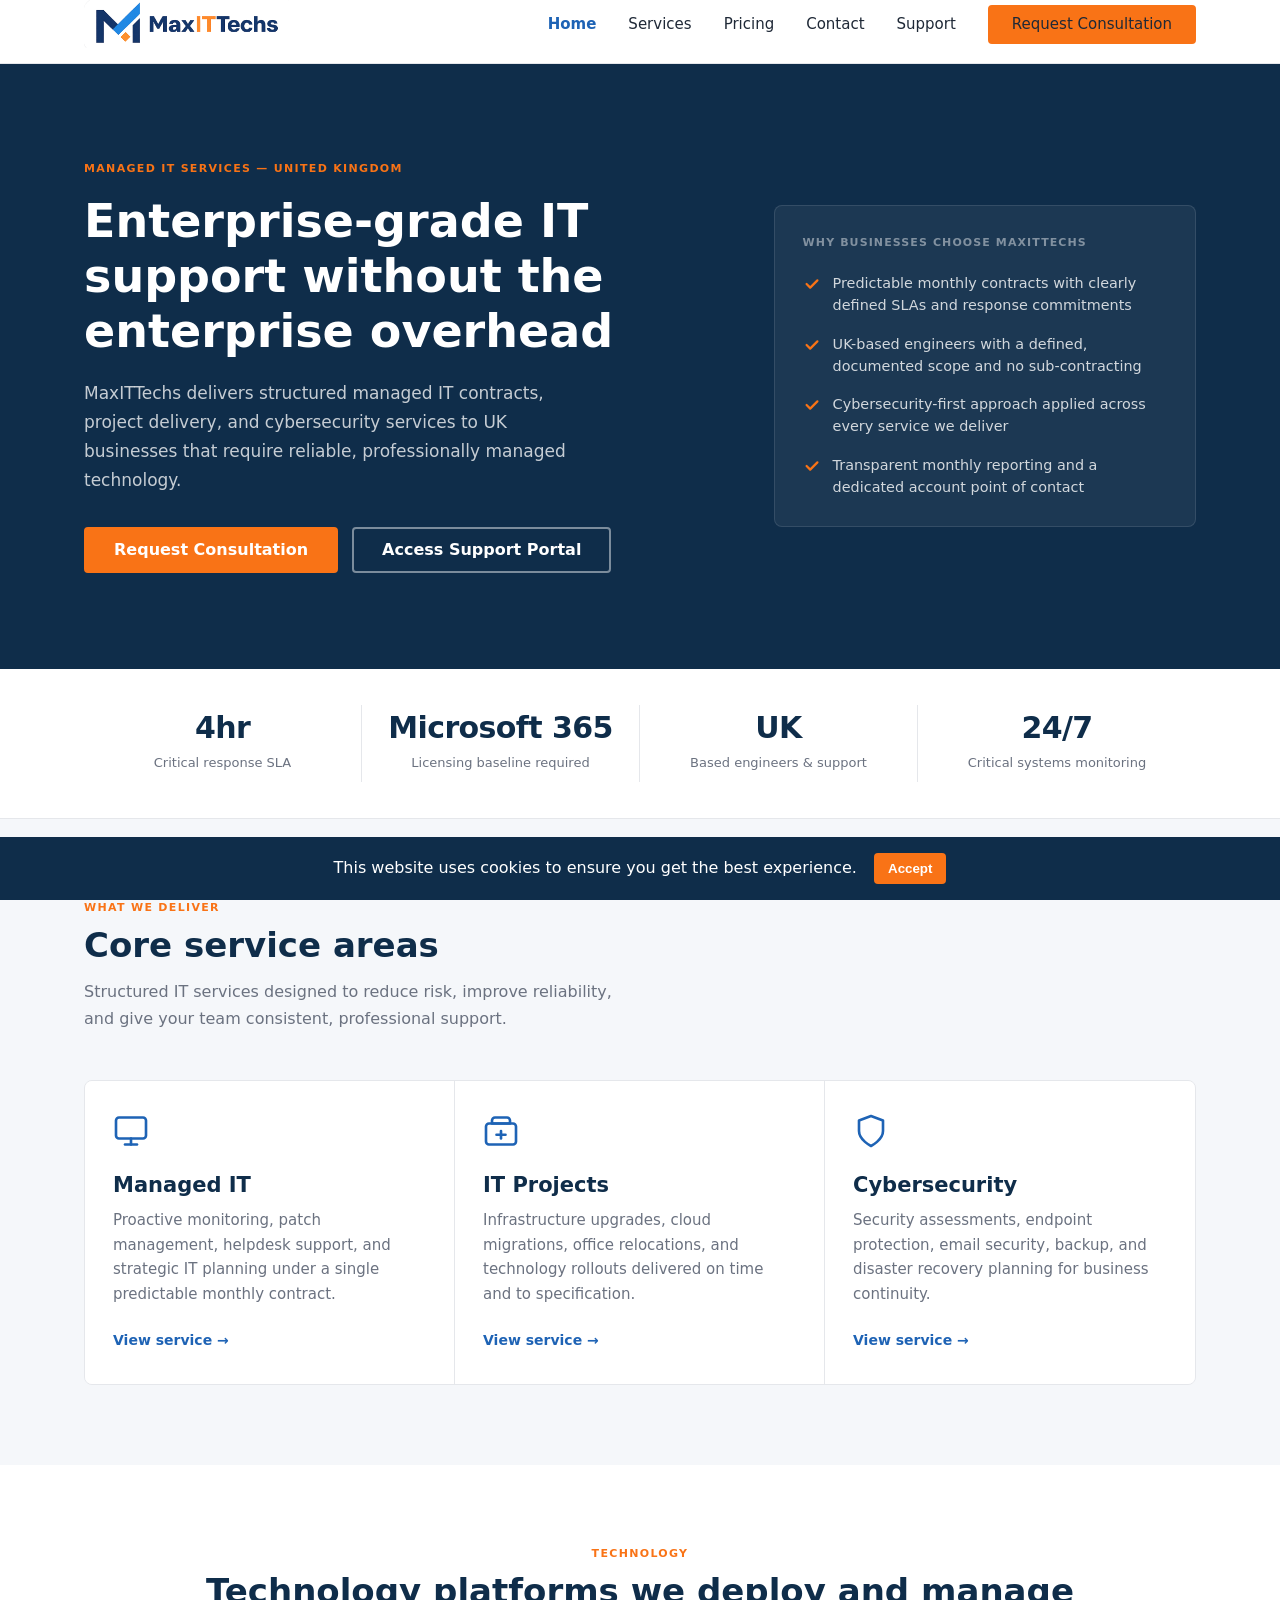
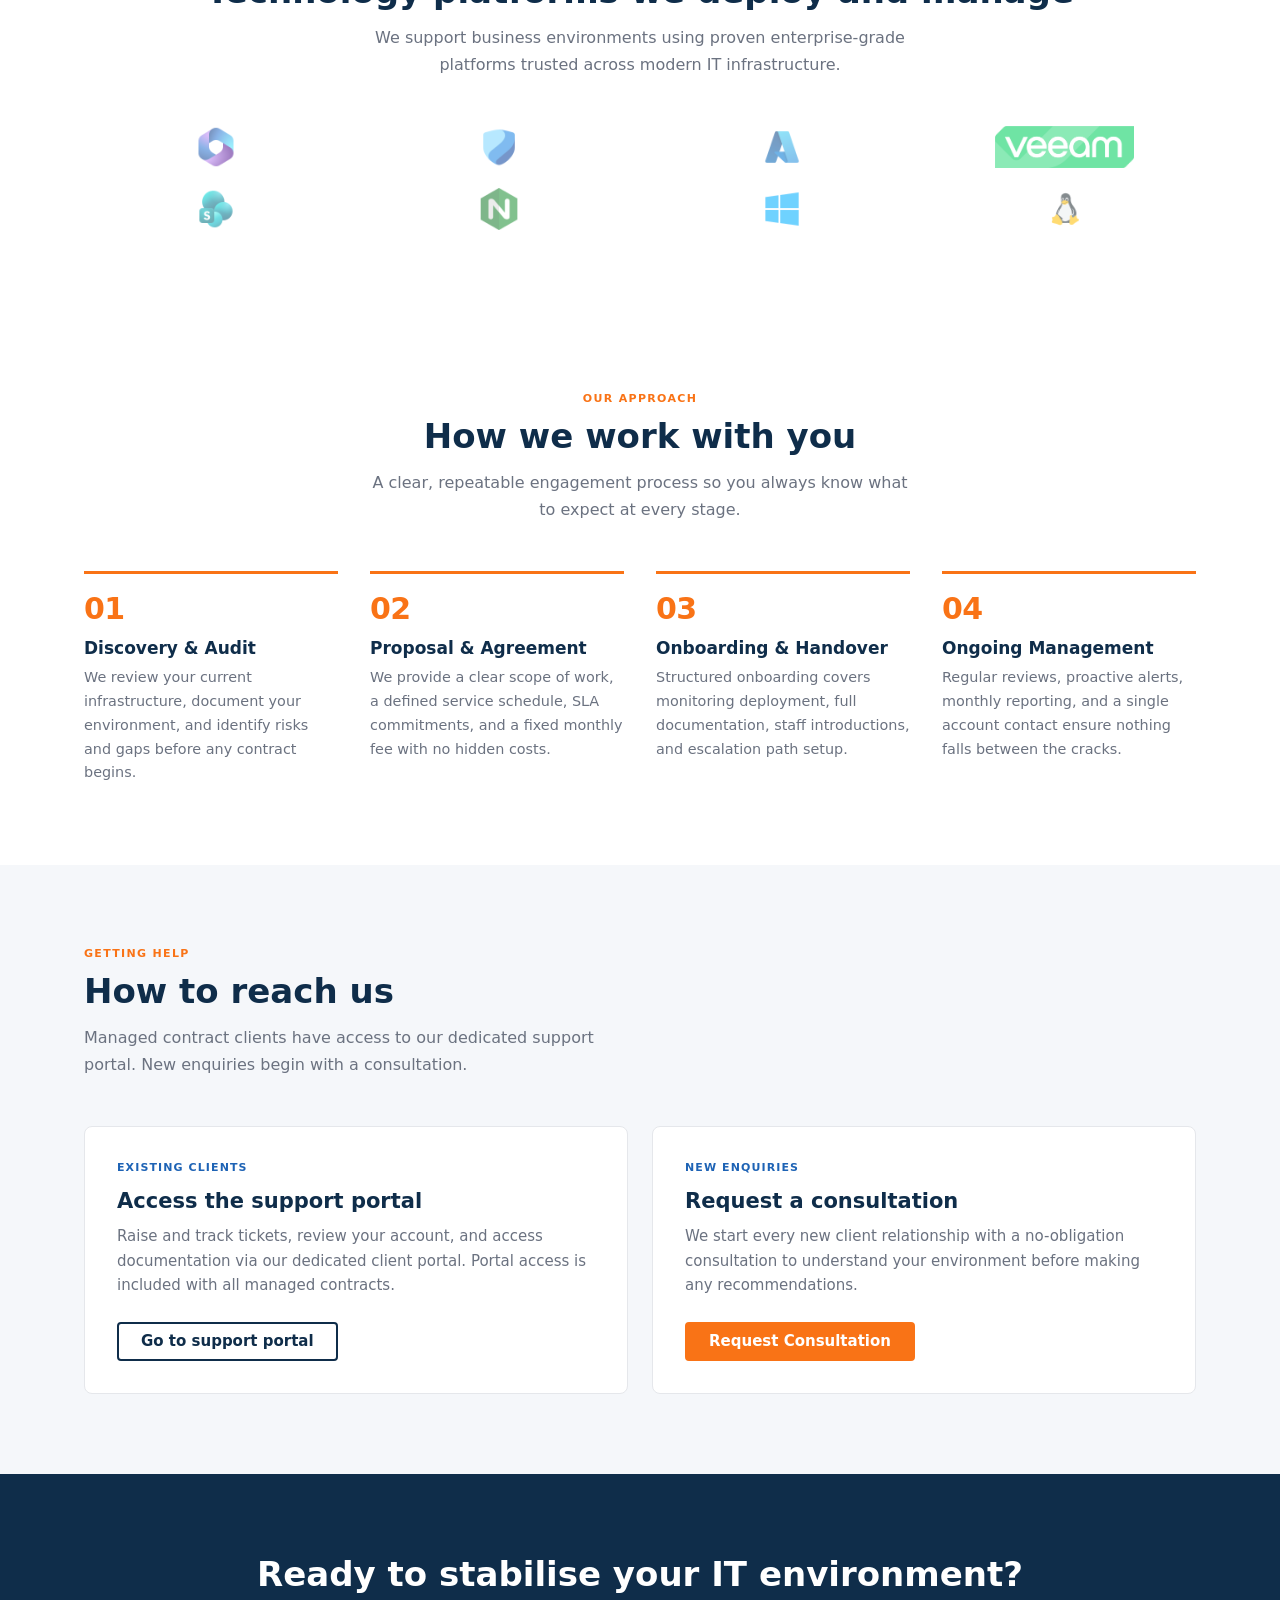
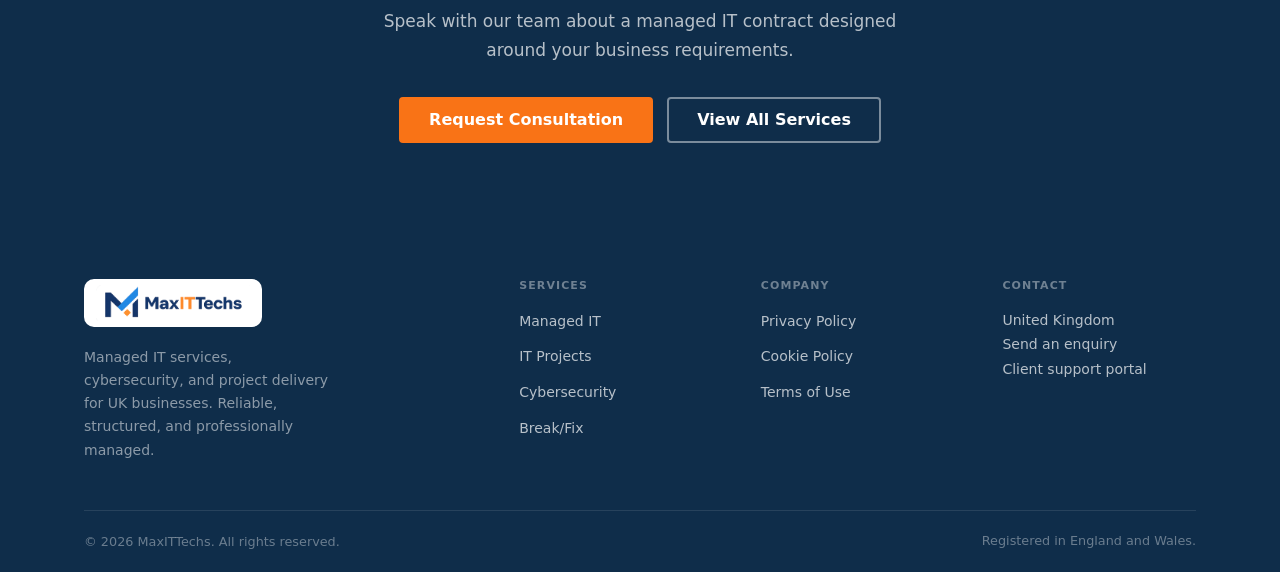
<file: index.html>
<!DOCTYPE html>
<html lang="en-GB">
<head>
  <meta charset="UTF-8">
  <meta name="viewport" content="width=device-width, initial-scale=1.0">
  <title>MaxITTechs — Managed IT Services for UK Businesses</title>
  <meta name="description" content="MaxITTechs delivers managed IT support, cybersecurity, and IT project delivery for UK businesses. Structured, reliable, and professionally managed.">
  <link rel="stylesheet" href="assets/css/styles.css">
  <style>
    .logo-grid {
      display: grid;
      grid-template-columns: repeat(4, 1fr);
      gap: 20px;
    }

    .logo-tile {
      border: 1px solid var(--color-border);
      border-radius: var(--radius-md);
      background: var(--color-white);
      padding: 28px 20px;
      text-align: center;
      display: flex;
      align-items: center;
      justify-content: center;
      min-height: 110px;
    }

    .logo-tile span {
      font-size: 1.1rem;
      font-weight: 700;
      color: var(--color-navy);
      letter-spacing: -0.01em;
    }

    @media (max-width: 900px) {
      .logo-grid {
        grid-template-columns: repeat(2, 1fr);
      }
    }

    @media (max-width: 480px) {
      .logo-grid {
        grid-template-columns: 1fr;
      }
    }

    #cookie-banner button {
      margin-left: 12px;
      padding: 8px 14px;
      border: none;
      border-radius: 4px;
      background: #F97316;
      color: white;
      font-weight: 600;
      cursor: pointer;
    }

    #cookie-banner button:hover {
      background: #e8680e;
    }
  </style>
</head>
<body>

  <div id="cookie-banner" style="position:fixed;bottom:0;left:0;right:0;background:#0F2D4A;color:white;padding:16px;text-align:center;z-index:9999;">
    This website uses cookies to ensure you get the best experience.
    <button onclick="acceptCookies()">Accept</button>
  </div>

  <script>
    function acceptCookies() {
      localStorage.setItem("cookiesAccepted", "true");
      document.getElementById("cookie-banner").style.display = "none";
    }

    window.addEventListener("DOMContentLoaded", function () {
      if (localStorage.getItem("cookiesAccepted")) {
        document.getElementById("cookie-banner").style.display = "none";
      }
    });
  </script>

  <!-- Navigation -->
  <nav class="site-nav">
    <div class="container">
      <div class="nav-inner">
        <a href="index.html" class="nav-logo"><img src="assets/img/logo.png" alt="MaxITTechs"></a>
        <div class="nav-links">
          <a href="index.html" class="active">Home</a>
          <a href="services.html">Services</a>
          <a href="pricing.html">Pricing</a>
          <a href="contact.html">Contact</a>
          <a href="support.html">Support</a>
          <a href="contact.html" class="btn btn-primary">Request Consultation</a>
        </div>
      </div>
    </div>
  </nav>

  <!-- Hero -->
  <section class="hero">
    <div class="container">
      <div class="hero-grid">

        <div class="hero-content">
          <div class="hero-overline">Managed IT Services &mdash; United Kingdom</div>
          <h1>Enterprise-grade IT support without the enterprise overhead</h1>
          <p class="hero-lead">MaxITTechs delivers structured managed IT contracts, project delivery, and cybersecurity services to UK businesses that require reliable, professionally managed technology.</p>
          <div class="hero-actions">
            <a href="contact.html" class="btn btn-primary btn-lg">Request Consultation</a>
            <a href="support.html" class="btn btn-ghost-white btn-lg">Access Support Portal</a>
          </div>
        </div>

        <div class="hero-proof">
          <div class="hero-proof-title">Why businesses choose MaxITTechs</div>
          <div class="proof-list">

            <div class="proof-item">
              <svg class="proof-check" viewBox="0 0 20 20" fill="none" stroke="currentColor" stroke-width="2.5" stroke-linecap="round" stroke-linejoin="round">
                <polyline points="4,10 8,14 16,6"/>
              </svg>
              <p>Predictable monthly contracts with clearly defined SLAs and response commitments</p>
            </div>

            <div class="proof-item">
              <svg class="proof-check" viewBox="0 0 20 20" fill="none" stroke="currentColor" stroke-width="2.5" stroke-linecap="round" stroke-linejoin="round">
                <polyline points="4,10 8,14 16,6"/>
              </svg>
              <p>UK-based engineers with a defined, documented scope and no sub-contracting</p>
            </div>

            <div class="proof-item">
              <svg class="proof-check" viewBox="0 0 20 20" fill="none" stroke="currentColor" stroke-width="2.5" stroke-linecap="round" stroke-linejoin="round">
                <polyline points="4,10 8,14 16,6"/>
              </svg>
              <p>Cybersecurity-first approach applied across every service we deliver</p>
            </div>

            <div class="proof-item">
              <svg class="proof-check" viewBox="0 0 20 20" fill="none" stroke="currentColor" stroke-width="2.5" stroke-linecap="round" stroke-linejoin="round">
                <polyline points="4,10 8,14 16,6"/>
              </svg>
              <p>Transparent monthly reporting and a dedicated account point of contact</p>
            </div>

          </div>
        </div>

      </div>
    </div>
  </section>

  <!-- Credibility Strip -->
  <section class="credibility">
    <div class="container">
      <div class="credibility-items">
        <div class="credibility-item">
          <span class="credibility-value">4hr</span>
          <span class="credibility-label">Critical response SLA</span>
        </div>
        <div class="credibility-item">
          <span class="credibility-value">Microsoft 365</span>
          <span class="credibility-label">Licensing baseline required</span>
        </div>
        <div class="credibility-item">
          <span class="credibility-value">UK</span>
          <span class="credibility-label">Based engineers &amp; support</span>
        </div>
        <div class="credibility-item">
          <span class="credibility-value">24/7</span>
          <span class="credibility-label">Critical systems monitoring</span>
        </div>
      </div>
    </div>
  </section>

  <!-- Core Services -->
  <section class="section bg-light">
    <div class="container">
      <div class="section-header">
        <div class="overline">What we deliver</div>
        <h2>Core service areas</h2>
        <p>Structured IT services designed to reduce risk, improve reliability, and give your team consistent, professional support.</p>
      </div>
      <div class="services-3col">

        <div class="service-block">
          <svg class="service-block-icon" viewBox="0 0 24 24" fill="none" stroke="currentColor" stroke-width="1.75" stroke-linecap="round" stroke-linejoin="round">
            <rect x="2" y="3" width="20" height="14" rx="2"/>
            <line x1="8" y1="21" x2="16" y2="21"/>
            <line x1="12" y1="17" x2="12" y2="21"/>
          </svg>
          <h3>Managed IT</h3>
          <p>Proactive monitoring, patch management, helpdesk support, and strategic IT planning under a single predictable monthly contract.</p>
          <a href="services.html#managed-it" class="link-arrow">View service</a>
        </div>

        <div class="service-block">
          <svg class="service-block-icon" viewBox="0 0 24 24" fill="none" stroke="currentColor" stroke-width="1.75" stroke-linecap="round" stroke-linejoin="round">
            <rect x="2" y="7" width="20" height="14" rx="2"/>
            <path d="M16 3H8a2 2 0 00-2 2v2h12V5a2 2 0 00-2-2z"/>
            <line x1="12" y1="12" x2="12" y2="17"/>
            <line x1="9" y1="14.5" x2="15" y2="14.5"/>
          </svg>
          <h3>IT Projects</h3>
          <p>Infrastructure upgrades, cloud migrations, office relocations, and technology rollouts delivered on time and to specification.</p>
          <a href="services.html#projects" class="link-arrow">View service</a>
        </div>

        <div class="service-block">
          <svg class="service-block-icon" viewBox="0 0 24 24" fill="none" stroke="currentColor" stroke-width="1.75" stroke-linecap="round" stroke-linejoin="round">
            <path d="M12 22s8-4 8-10V5l-8-3-8 3v7c0 6 8 10 8 10z"/>
          </svg>
          <h3>Cybersecurity</h3>
          <p>Security assessments, endpoint protection, email security, backup, and disaster recovery planning for business continuity.</p>
          <a href="services.html#cybersecurity" class="link-arrow">View service</a>
        </div>

      </div>
    </div>
  </section>

<!-- Technology Platforms -->
<section class="section bg-white">
  <div class="container">

    <div class="section-header-center">
      <div class="overline">Technology</div>
      <h2>Technology platforms we deploy and manage</h2>
      <p>
        We support business environments using proven enterprise-grade platforms trusted across modern IT infrastructure.
      </p>
    </div>

    <div class="logo-grid">

      <div class="logo-item">
        <img src="assets/logos/microsoft.png" alt="Microsoft 365">
      </div>

      <div class="logo-item">
        <img src="assets/logos/defender.png" alt="Microsoft Defender">
      </div>

      <div class="logo-item">
        <img src="assets/logos/azure.png" alt="Microsoft Azure">
      </div>

      <div class="logo-item">
        <img src="assets/logos/veeam.png" alt="Veeam Backup">
      </div>

      <div class="logo-item">
        <img src="assets/logos/sharepoint.png" alt="SharePoint">
      </div>

      <div class="logo-item">
        <img src="assets/logos/nginx.png" alt="nginx">
      </div>

      <div class="logo-item">
        <img src="assets/logos/windows.png" alt="Windows">
      </div>

      <div class="logo-item">
        <img src="assets/logos/linux.png" alt="Linux">
      </div>

    </div>

  </div>
</section>

  <!-- How We Work -->
  <section class="section bg-white">
    <div class="container">
      <div class="section-header-center">
        <div class="overline">Our approach</div>
        <h2>How we work with you</h2>
        <p>A clear, repeatable engagement process so you always know what to expect at every stage.</p>
      </div>
      <ol class="process-steps">
        <li class="process-step">
          <h3>Discovery &amp; Audit</h3>
          <p>We review your current infrastructure, document your environment, and identify risks and gaps before any contract begins.</p>
        </li>
        <li class="process-step">
          <h3>Proposal &amp; Agreement</h3>
          <p>We provide a clear scope of work, a defined service schedule, SLA commitments, and a fixed monthly fee with no hidden costs.</p>
        </li>
        <li class="process-step">
          <h3>Onboarding &amp; Handover</h3>
          <p>Structured onboarding covers monitoring deployment, full documentation, staff introductions, and escalation path setup.</p>
        </li>
        <li class="process-step">
          <h3>Ongoing Management</h3>
          <p>Regular reviews, proactive alerts, monthly reporting, and a single account contact ensure nothing falls between the cracks.</p>
        </li>
      </ol>
    </div>
  </section>

  <!-- Support Guidance -->
  <section class="section bg-light">
    <div class="container">
      <div class="section-header">
        <div class="overline">Getting help</div>
        <h2>How to reach us</h2>
        <p>Managed contract clients have access to our dedicated support portal. New enquiries begin with a consultation.</p>
      </div>
      <div class="support-guidance-grid">

        <div class="support-card">
          <div class="support-card-label">Existing clients</div>
          <h3>Access the support portal</h3>
          <p>Raise and track tickets, review your account, and access documentation via our dedicated client portal. Portal access is included with all managed contracts.</p>
          <a href="support.html" class="btn btn-secondary">Go to support portal</a>
        </div>

        <div class="support-card">
          <div class="support-card-label">New enquiries</div>
          <h3>Request a consultation</h3>
          <p>We start every new client relationship with a no-obligation consultation to understand your environment before making any recommendations.</p>
          <a href="contact.html" class="btn btn-primary">Request Consultation</a>
        </div>

      </div>
    </div>
  </section>

  <!-- CTA Block -->
  <section class="cta-block">
    <div class="container">
      <h2>Ready to stabilise your IT environment?</h2>
      <p>Speak with our team about a managed IT contract designed around your business requirements.</p>
      <div class="cta-actions">
        <a href="contact.html" class="btn btn-primary btn-lg">Request Consultation</a>
        <a href="services.html" class="btn btn-ghost-white btn-lg">View All Services</a>
      </div>
    </div>
  </section>

  <!-- Footer -->
  <footer class="site-footer">
    <div class="container">
      <div class="footer-inner">

        <div class="footer-brand">
          <a href="index.html" class="nav-logo"><img src="assets/img/logo.png" alt="MaxITTechs"></a>
          <p>Managed IT services, cybersecurity, and project delivery for UK businesses. Reliable, structured, and professionally managed.</p>
        </div>

        <div class="footer-col">
          <h4>Services</h4>
          <ul>
            <li><a href="services.html#managed-it">Managed IT</a></li>
            <li><a href="services.html#projects">IT Projects</a></li>
            <li><a href="services.html#cybersecurity">Cybersecurity</a></li>
            <li><a href="services.html#breakfix">Break/Fix</a></li>
          </ul>
        </div>

        <div class="footer-col">
          <h4>Company</h4>
          <ul>
            <li><a href="privacy.html">Privacy Policy</a></li>
            <li><a href="cookies.html">Cookie Policy</a></li>
            <li><a href="terms.html">Terms of Use</a></li>
          </ul>
        </div>

        <div class="footer-col">
          <h4>Contact</h4>
          <address>
            <p>United Kingdom</p>
            <a href="contact.html">Send an enquiry</a>
            <a href="https://support.maxittechs.info">Client support portal</a>
          </address>
        </div>

      </div>
      <div class="footer-bottom">
        <div class="footer-legal">
          <p>&copy; 2026 MaxITTechs. All rights reserved.</p>
          <small>Registered in England and Wales.</small>
        </div>
      </div>
    </div>
  </footer>

</body>
</html>
</file>
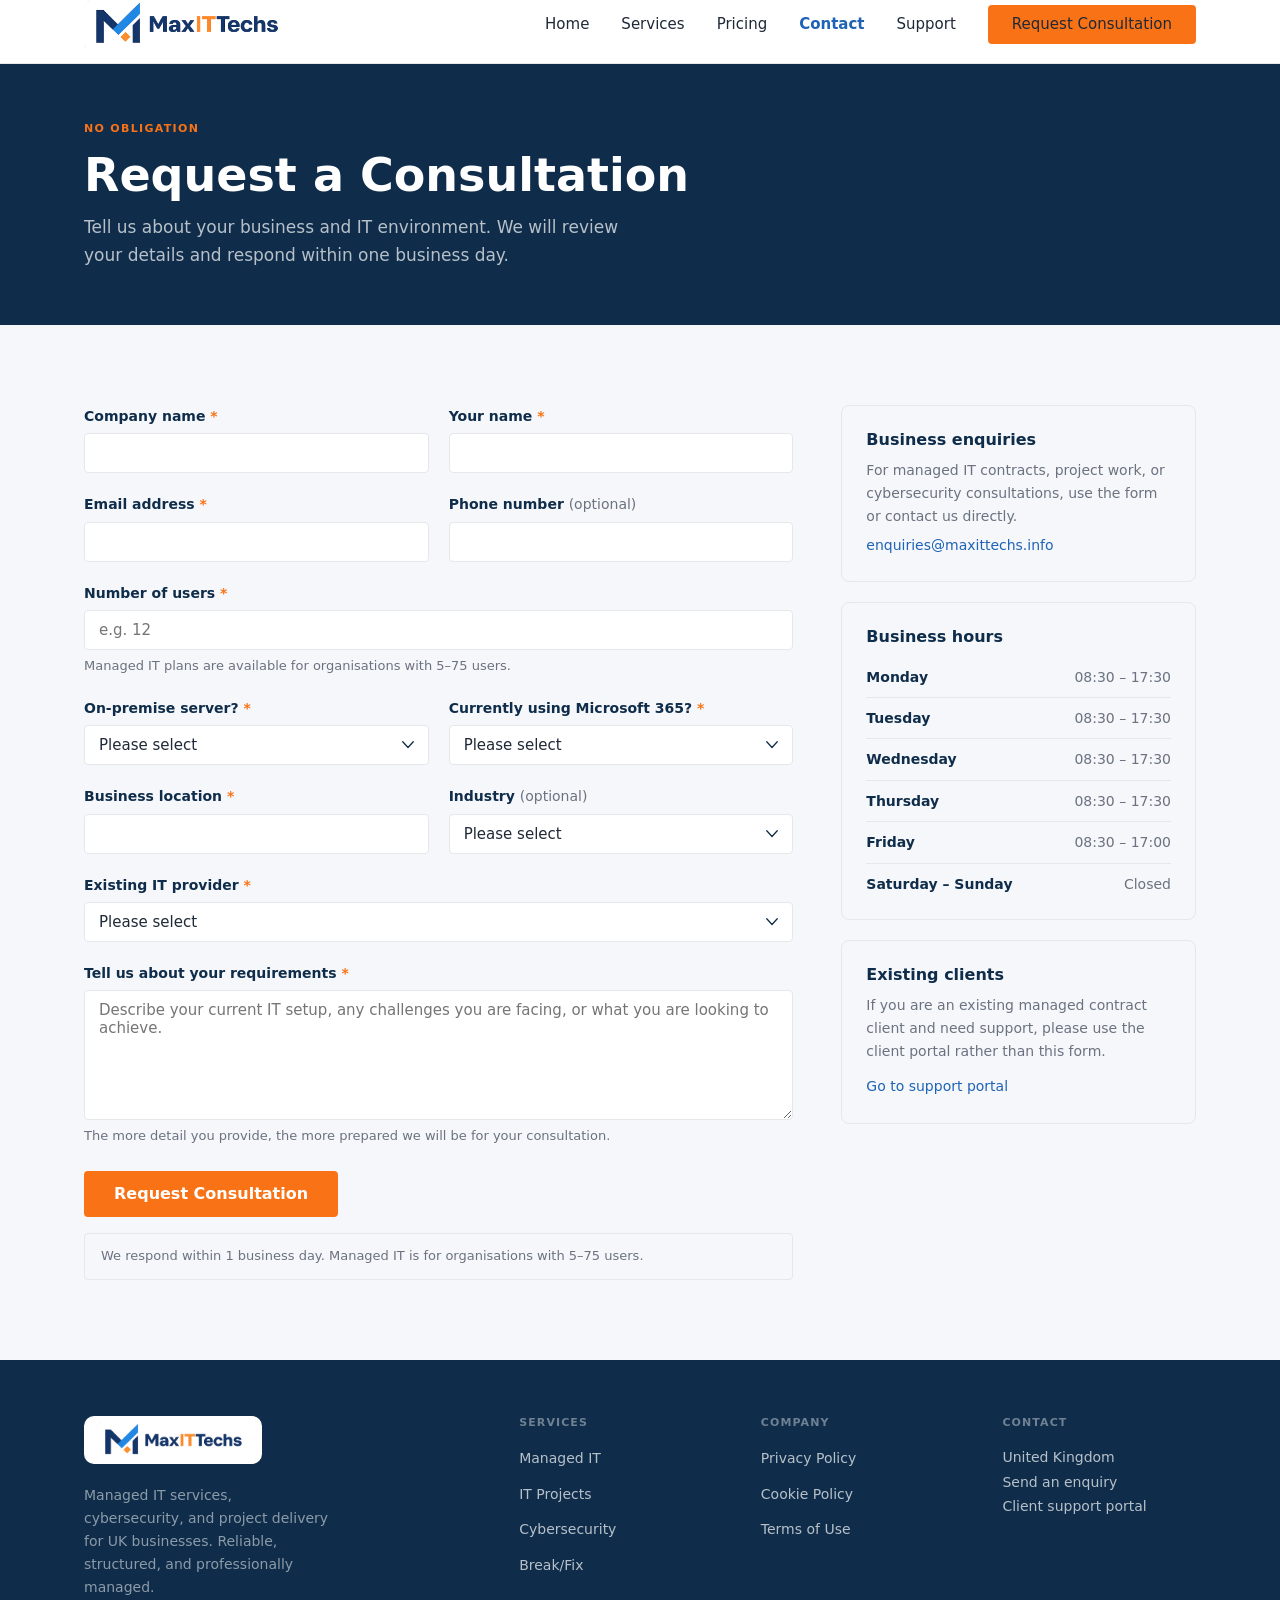
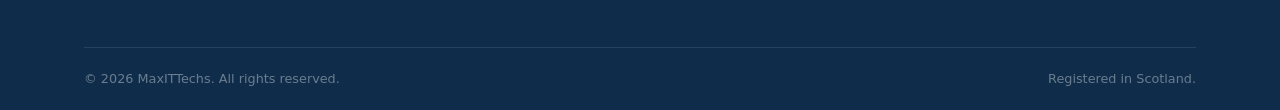
<file: contact.html>
<!DOCTYPE html>
<html lang="en-GB">
<head>
  <meta charset="UTF-8">
  <meta name="viewport" content="width=device-width, initial-scale=1.0">
  <title>Request Consultation &mdash; MaxITTechs</title>
  <meta name="description" content="Request a no-obligation managed IT consultation with MaxITTechs. We review your details and respond within one business day.">
  <link rel="stylesheet" href="assets/css/styles.css">
</head>
<body>

  <!-- Navigation -->
  <nav class="site-nav">
    <div class="container">
      <div class="nav-inner">
        <a href="index.html" class="nav-logo"><img src="assets/img/logo.png" alt="MaxITTechs"></a>
        <div class="nav-links">
          <a href="index.html">Home</a>
          <a href="services.html">Services</a>
          <a href="pricing.html">Pricing</a>
          <a href="contact.html" class="active">Contact</a>
          <a href="support.html">Support</a>
          <a href="contact.html" class="btn btn-primary">Request Consultation</a>
        </div>
      </div>
    </div>
  </nav>

  <!-- Page Header -->
  <header class="page-header">
    <div class="container">
      <div class="overline">No obligation</div>
      <h1>Request a Consultation</h1>
      <p>Tell us about your business and IT environment. We will review your details and respond within one business day.</p>
    </div>
  </header>

  <!-- Contact Section -->
  <section class="section bg-light">
    <div class="container">
      <div class="contact-grid">

        <!-- Form -->
        <div>
          <form method="POST" action="https://intake.maxittechs.info/consult.php">

            <!-- Honeypot: hidden from humans, used to detect automated submissions -->
            <input type="text" name="website" autocomplete="off" tabindex="-1" style="display:none">

            <div class="form-grid">

              <div class="form-group">
                <label for="company" class="form-label required">Company name</label>
                <input type="text" id="company" name="company" class="form-input" autocomplete="organization" required>
              </div>

              <div class="form-group">
                <label for="name" class="form-label required">Your name</label>
                <input type="text" id="name" name="name" class="form-input" autocomplete="name" required>
              </div>

              <div class="form-group">
                <label for="email" class="form-label required">Email address</label>
                <input type="email" id="email" name="email" class="form-input" autocomplete="email" required>
              </div>

              <div class="form-group">
                <label for="phone" class="form-label">Phone number <span class="text-muted" style="font-weight:400;">(optional)</span></label>
                <input type="tel" id="phone" name="phone" class="form-input" autocomplete="tel">
              </div>

              <div class="form-group col-span-2">
                <label for="users" class="form-label required">Number of users</label>
                <input type="number" id="users" name="users" class="form-input" min="5" max="75" placeholder="e.g. 12" required>
                <span class="form-hint">Managed IT plans are available for organisations with 5&ndash;75 users.</span>
              </div>

              <div class="form-group">
                <label for="server" class="form-label required">On-premise server?</label>
                <select id="server" name="server" class="form-input" required>
                  <option value="" disabled selected>Please select</option>
                  <option value="yes">Yes</option>
                  <option value="no">No</option>
                </select>
              </div>

              <div class="form-group">
                <label for="m365" class="form-label required">Currently using Microsoft 365?</label>
                <select id="m365" name="m365" class="form-input" required>
                  <option value="" disabled selected>Please select</option>
                  <option value="yes">Yes</option>
                  <option value="no">No</option>
                </select>
              </div>

              <div class="form-group">
                <label for="business_location" class="form-label required">Business location</label>
                <input type="text" id="business_location" name="business_location" class="form-input" autocomplete="address-level2" required>
              </div>

              <div class="form-group">
                <label for="industry" class="form-label">Industry <span class="text-muted" style="font-weight:400;">(optional)</span></label>
                <select id="industry" name="industry" class="form-input">
                  <option value="">Please select</option>
                  <option value="Construction">Construction</option>
                  <option value="Legal">Legal</option>
                  <option value="Healthcare">Healthcare</option>
                  <option value="Finance">Finance</option>
                  <option value="Retail">Retail</option>
                  <option value="Manufacturing">Manufacturing</option>
                  <option value="Education">Education</option>
                  <option value="Professional Services">Professional Services</option>
                  <option value="Other">Other</option>
                </select>
              </div>

              <div class="form-group col-span-2">
                <label for="existing_provider" class="form-label required">Existing IT provider</label>
                <select id="existing_provider" name="existing_provider" class="form-input" required>
                  <option value="" disabled selected>Please select</option>
                  <option value="No provider (currently unmanaged)">No provider (currently unmanaged)</option>
                  <option value="Internal IT staff">Internal IT staff</option>
                  <option value="External MSP">External MSP</option>
                  <option value="Freelancer / ad-hoc support">Freelancer / ad-hoc support</option>
                </select>
              </div>

              <div class="form-group col-span-2">
                <label for="message" class="form-label required">Tell us about your requirements</label>
                <textarea id="message" name="message" class="form-input" placeholder="Describe your current IT setup, any challenges you are facing, or what you are looking to achieve." required></textarea>
                <span class="form-hint">The more detail you provide, the more prepared we will be for your consultation.</span>
              </div>

            </div>

            <div style="margin-top: 24px;">
              <button type="submit" class="btn btn-primary btn-lg">Request Consultation</button>
            </div>

            <p class="form-notice">We respond within 1 business day. Managed IT is for organisations with 5&ndash;75 users.</p>

          </form>
        </div>

        <!-- Sidebar -->
        <div class="contact-sidebar">

          <div class="contact-card">
            <h4>Business enquiries</h4>
            <p>For managed IT contracts, project work, or cybersecurity consultations, use the form or contact us directly.</p>
            <p><a href="mailto:enquiries@maxittechs.info">enquiries@maxittechs.info</a></p>
          </div>

          <div class="contact-card">
            <h4>Business hours</h4>
            <dl class="dl-meta">
              <div class="dl-meta-row">
                <dt>Monday</dt>
                <dd>08:30 &ndash; 17:30</dd>
              </div>
              <div class="dl-meta-row">
                <dt>Tuesday</dt>
                <dd>08:30 &ndash; 17:30</dd>
              </div>
              <div class="dl-meta-row">
                <dt>Wednesday</dt>
                <dd>08:30 &ndash; 17:30</dd>
              </div>
              <div class="dl-meta-row">
                <dt>Thursday</dt>
                <dd>08:30 &ndash; 17:30</dd>
              </div>
              <div class="dl-meta-row">
                <dt>Friday</dt>
                <dd>08:30 &ndash; 17:00</dd>
              </div>
              <div class="dl-meta-row">
                <dt>Saturday &ndash; Sunday</dt>
                <dd>Closed</dd>
              </div>
            </dl>
          </div>

          <div class="contact-card">
            <h4>Existing clients</h4>
            <p>If you are an existing managed contract client and need support, please use the client portal rather than this form.</p>
            <p style="margin-top:12px;"><a href="support.html">Go to support portal</a></p>
          </div>

        </div>

      </div>
    </div>
  </section>

  <!-- Footer -->
  <footer class="site-footer">
    <div class="container">
      <div class="footer-inner">

        <div class="footer-brand">
          <a href="index.html" class="nav-logo"><img src="assets/img/logo.png" alt="MaxITTechs"></a>
          <p>Managed IT services, cybersecurity, and project delivery for UK businesses. Reliable, structured, and professionally managed.</p>
        </div>

        <div class="footer-col">
          <h4>Services</h4>
          <ul>
            <li><a href="services.html#managed-it">Managed IT</a></li>
            <li><a href="services.html#projects">IT Projects</a></li>
            <li><a href="services.html#cybersecurity">Cybersecurity</a></li>
            <li><a href="services.html#breakfix">Break/Fix</a></li>
          </ul>
        </div>

        <div class="footer-col">
          <h4>Company</h4>
          <ul>
            <li><a href="privacy.html">Privacy Policy</a></li>
            <li><a href="cookies.html">Cookie Policy</a></li>
            <li><a href="terms.html">Terms of Use</a></li>
          </ul>
        </div>

        <div class="footer-col">
          <h4>Contact</h4>
          <address>
            <p>United Kingdom</p>
            <a href="contact.html">Send an enquiry</a>
            <a href="https://support.maxittechs.info">Client support portal</a>
          </address>
        </div>

      </div>
      <div class="footer-bottom">
        <div class="footer-legal">
          <p>&copy; 2026 MaxITTechs. All rights reserved.</p>
          <small>Registered in Scotland.</small>
        </div>
      </div>
    </div>
  </footer>

</body>
</html>
</file>
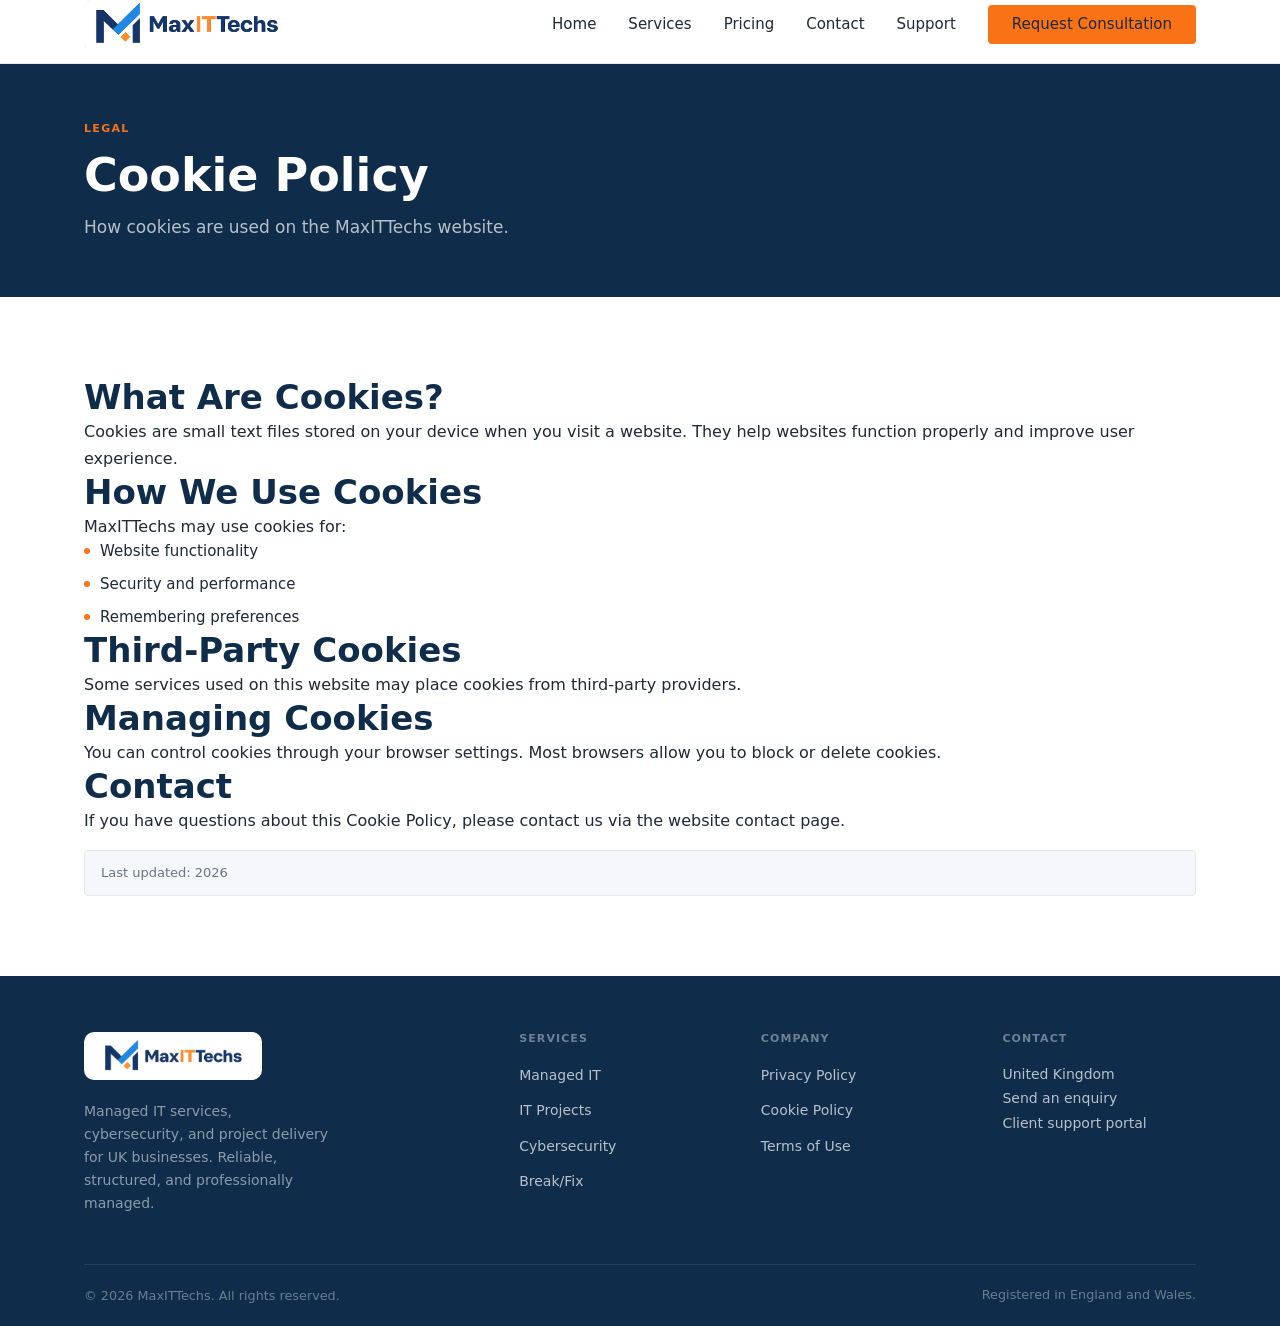
<file: cookies.html>
<!DOCTYPE html>
<html lang="en-GB">
<head>
<meta charset="UTF-8">
<meta name="viewport" content="width=device-width, initial-scale=1.0">
<title>Cookie Policy — MaxITTechs</title>
<link rel="stylesheet" href="assets/css/styles.css">
</head>

<body>
    <!-- Navigation -->
  <nav class="site-nav">
    <div class="container">
      <div class="nav-inner">
        <a href="index.html" class="nav-logo"><img src="assets/img/logo.png" alt="MaxITTechs"></a>
        <div class="nav-links">
          <a href="index.html">Home</a>
          <a href="services.html">Services</a>
          <a href="pricing.html">Pricing</a>
          <a href="contact.html">Contact</a>
          <a href="support.html">Support</a>
          <a href="contact.html" class="btn btn-primary">Request Consultation</a>
        </div>
      </div>
    </div>
  </nav>

<header class="page-header">
<div class="container">
<div class="overline">Legal</div>
<h1>Cookie Policy</h1>
<p>How cookies are used on the MaxITTechs website.</p>
</div>
</header>

<section class="section">
<div class="container">

<h2>What Are Cookies?</h2>

<p>
Cookies are small text files stored on your device when you visit a website. They help websites function properly and improve user experience.
</p>

<h2>How We Use Cookies</h2>

<p>
MaxITTechs may use cookies for:
</p>

<ul class="feature-list">
<li>Website functionality</li>
<li>Security and performance</li>
<li>Remembering preferences</li>
</ul>

<h2>Third-Party Cookies</h2>

<p>
Some services used on this website may place cookies from third-party providers.
</p>

<h2>Managing Cookies</h2>

<p>
You can control cookies through your browser settings. Most browsers allow you to block or delete cookies.
</p>

<h2>Contact</h2>

<p>
If you have questions about this Cookie Policy, please contact us via the website contact page.
</p>

<p class="form-notice">
Last updated: 2026
</p>

</div>
</section>
<!-- Footer -->
  <footer class="site-footer">
    <div class="container">
      <div class="footer-inner">

        <div class="footer-brand">
          <a href="index.html" class="nav-logo"><img src="assets/img/logo.png" alt="MaxITTechs"></a>
          <p>Managed IT services, cybersecurity, and project delivery for UK businesses. Reliable, structured, and professionally managed.</p>
        </div>

        <div class="footer-col">
          <h4>Services</h4>
          <ul>
            <li><a href="services.html#managed-it">Managed IT</a></li>
            <li><a href="services.html#projects">IT Projects</a></li>
            <li><a href="services.html#cybersecurity">Cybersecurity</a></li>
            <li><a href="services.html#breakfix">Break/Fix</a></li>
          </ul>
        </div>

        <div class="footer-col">
          <h4>Company</h4>
          <ul>
            <li><a href="privacy.html">Privacy Policy</a></li>
            <li><a href="cookies.html">Cookie Policy</a></li>
            <li><a href="terms.html">Terms of Use</a></li>
          </ul>
        </div>

        <div class="footer-col">
          <h4>Contact</h4>
          <address>
            <p>United Kingdom</p>
            <a href="contact.html">Send an enquiry</a>
            <a href="https://support.maxittechs.info">Client support portal</a>
          </address>
        </div>

      </div>
      <div class="footer-bottom">
        <div class="footer-legal">
          <p>&copy; 2026 MaxITTechs. All rights reserved.</p>
          <small>Registered in England and Wales.</small>
        </div>
      </div>
    </div>
  </footer>

</body>
</html>
</file>
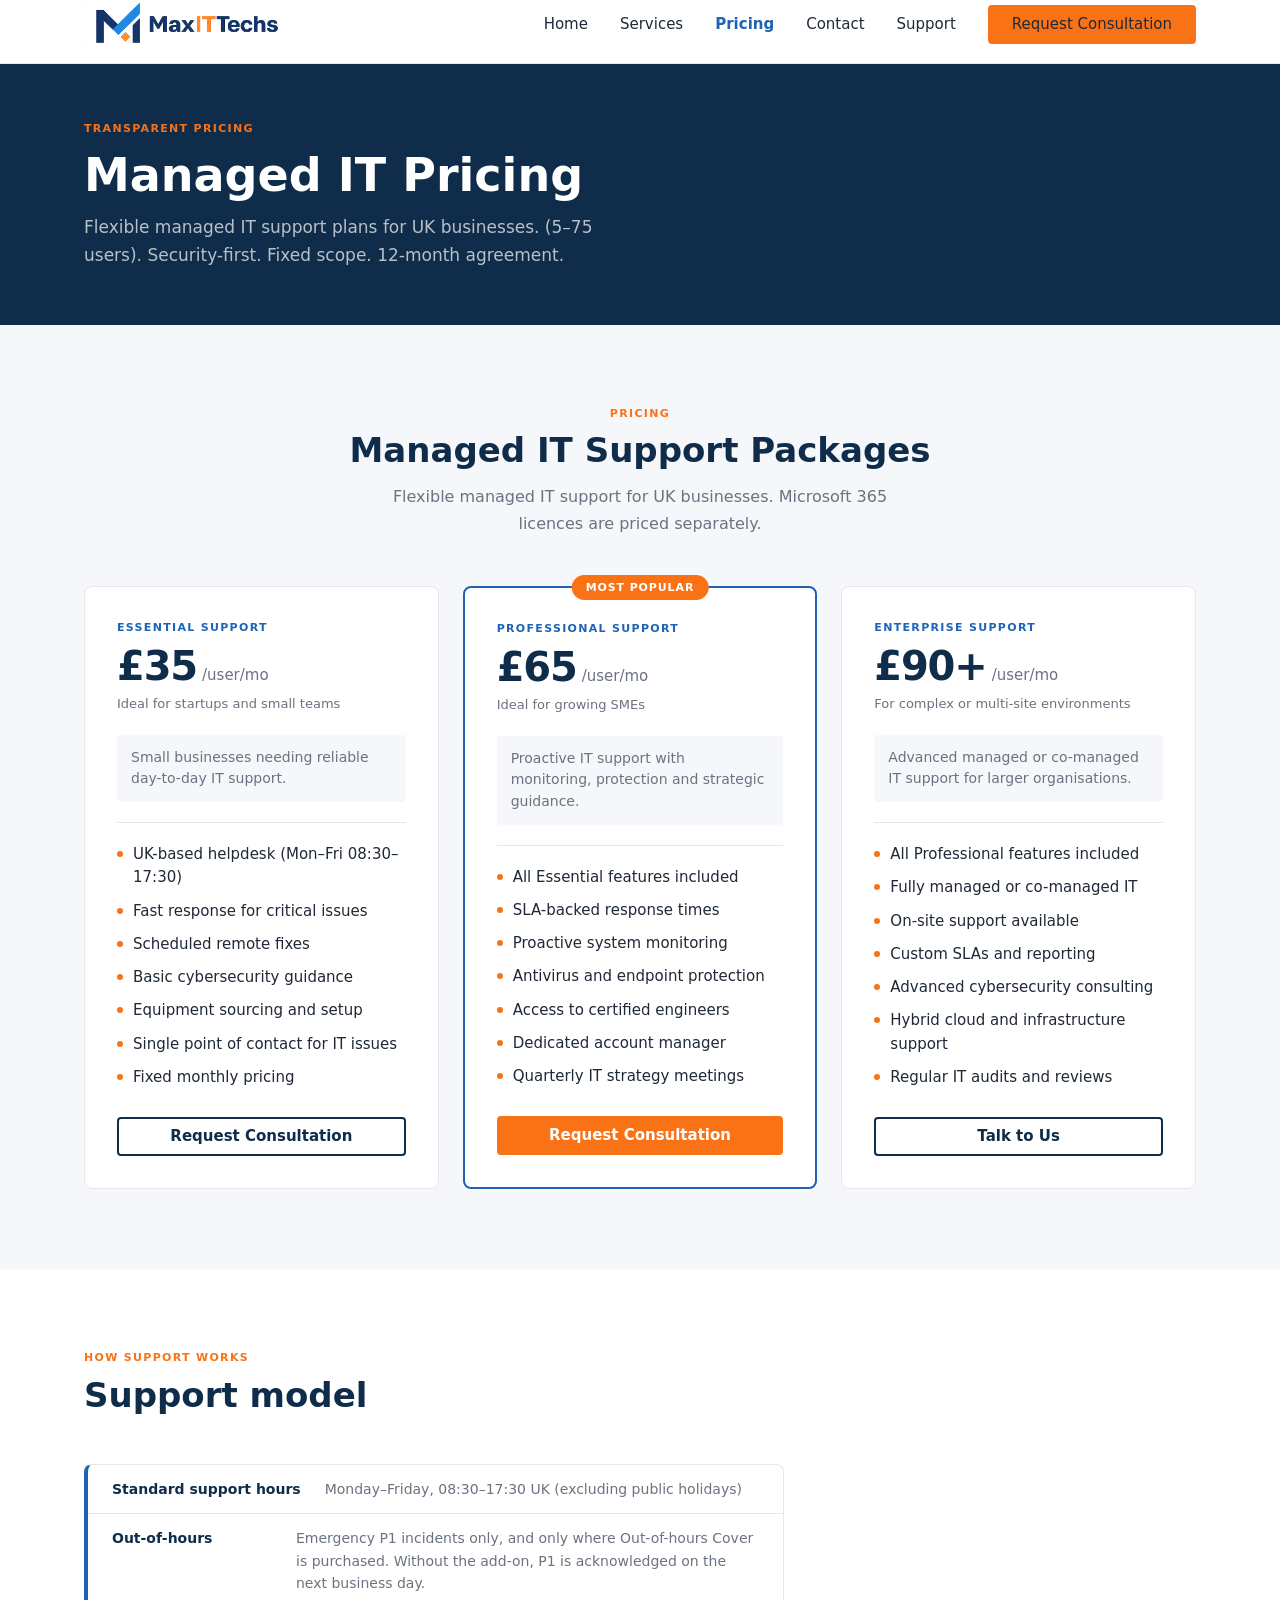
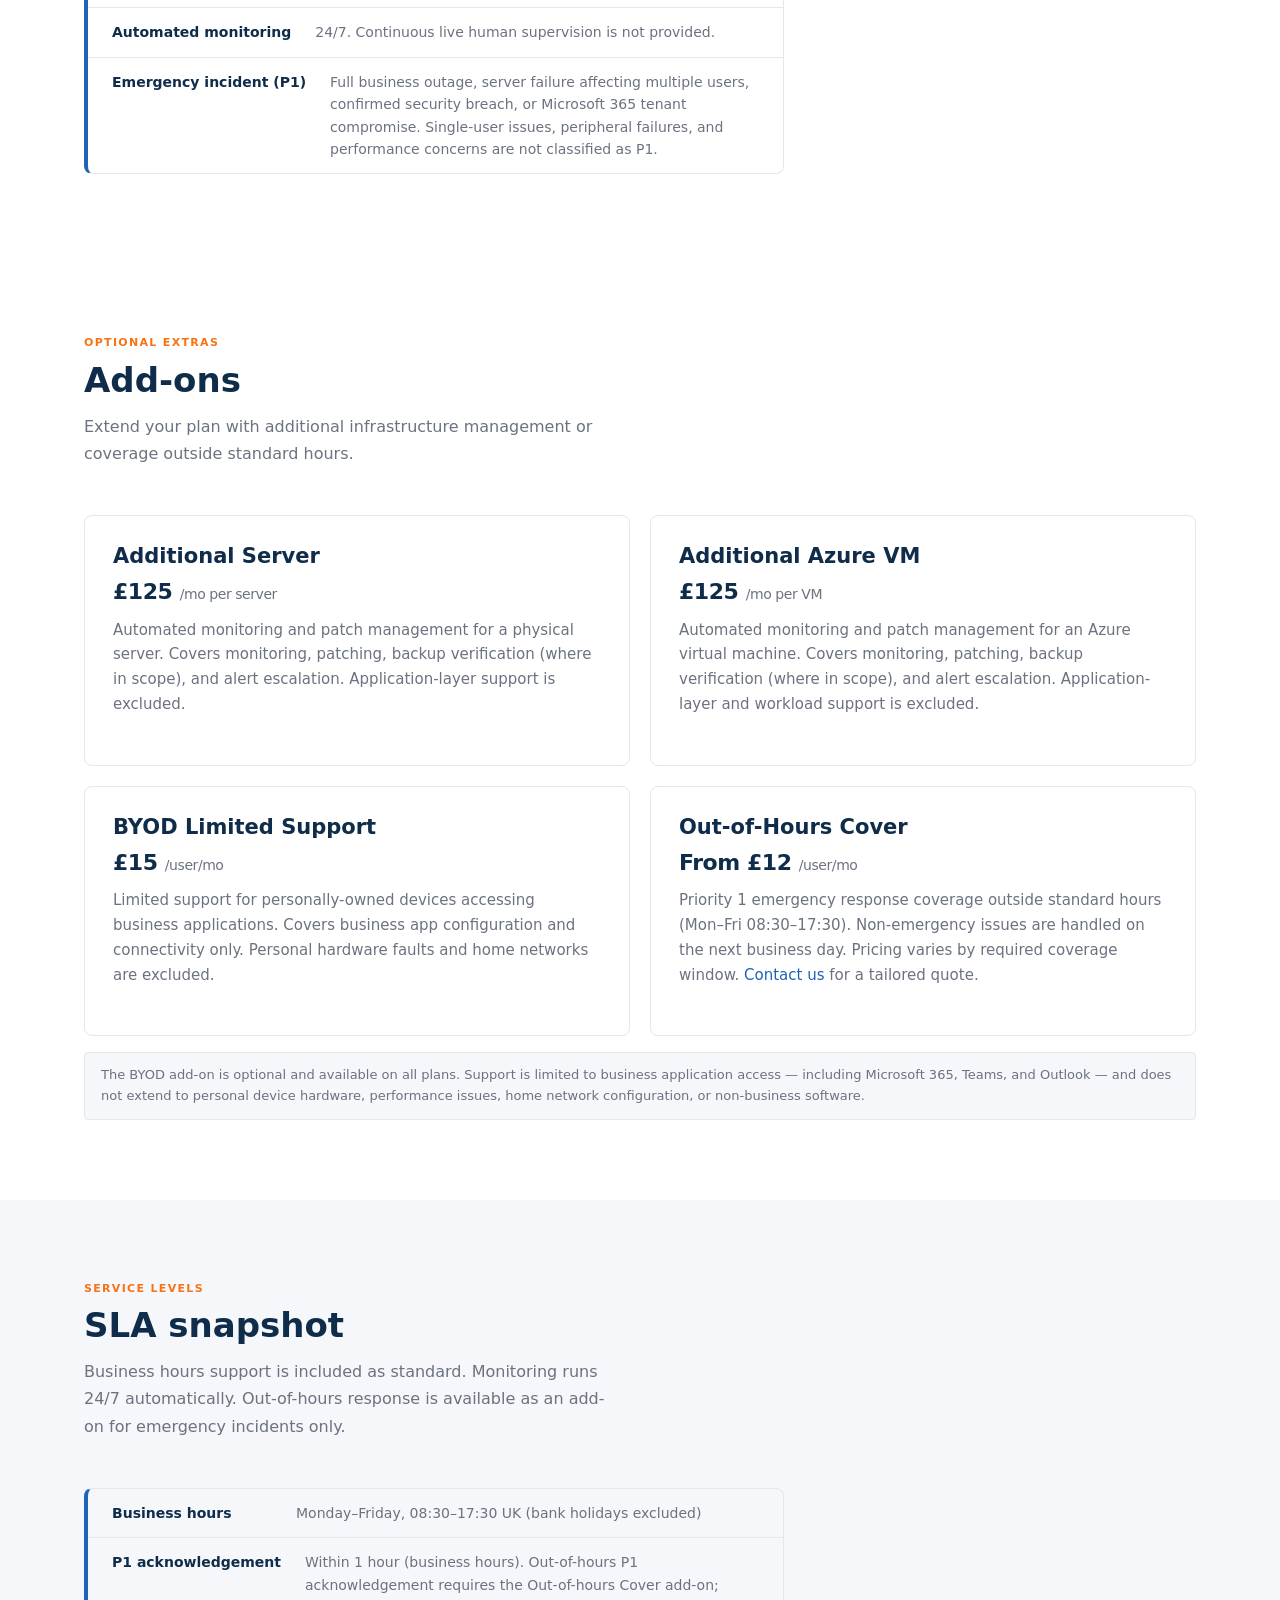
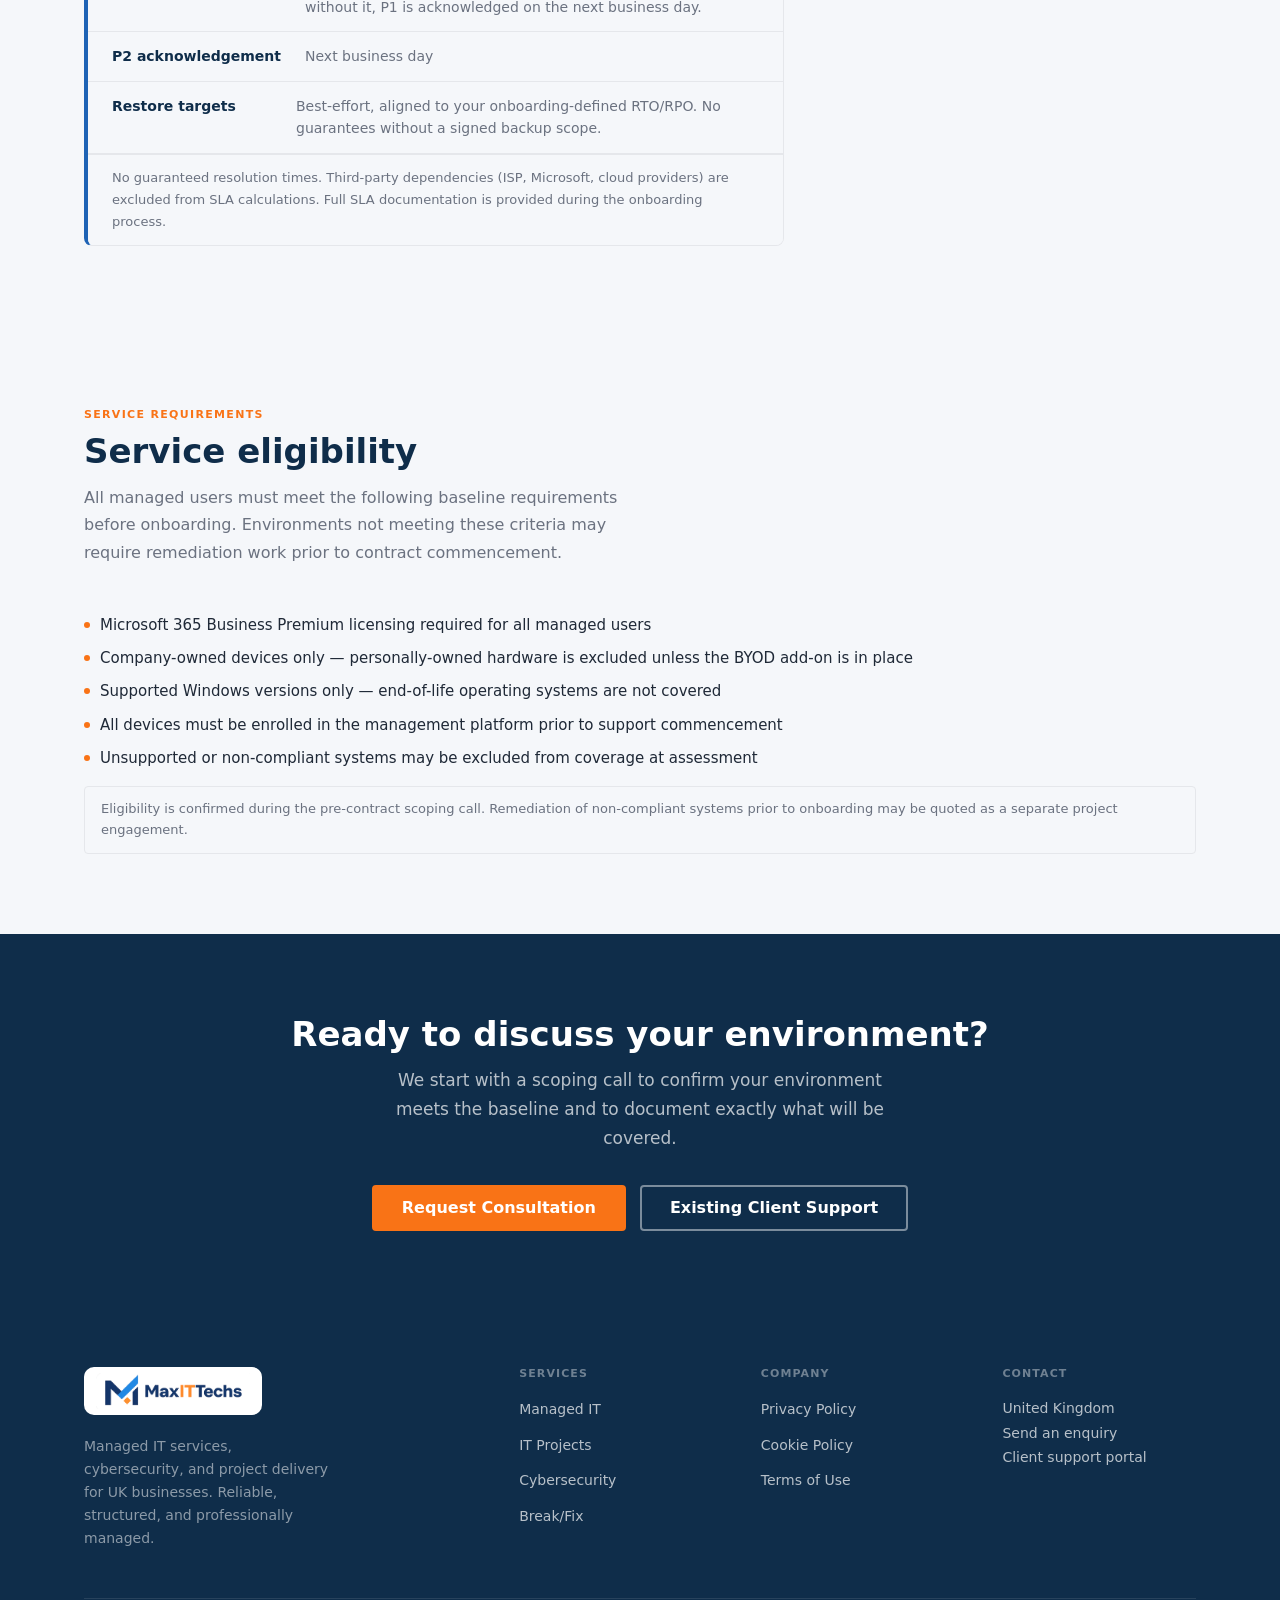
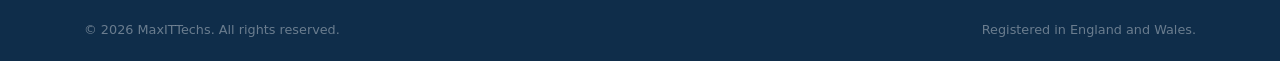
<file: pricing.html>
<!DOCTYPE html>
<html lang="en-GB">
<head>
  <meta charset="UTF-8">
  <meta name="viewport" content="width=device-width, initial-scale=1.0">
  <title>Pricing &mdash; MaxITTechs</title>
  <meta name="description" content="Managed IT – Security Baseline. £125 per user per month (ex VAT). Security-first managed IT for UK businesses. Minimum 5 users, 12-month agreement.">
  <link rel="stylesheet" href="assets/css/styles.css">
</head>
<body>

  <!-- Navigation -->
  <nav class="site-nav">
    <div class="container">
      <div class="nav-inner">
        <a href="index.html" class="nav-logo"><img src="assets/img/logo.png" alt="MaxITTechs"></a>
        <div class="nav-links">
          <a href="index.html">Home</a>
          <a href="services.html">Services</a>
          <a href="pricing.html" class="active">Pricing</a>
          <a href="contact.html">Contact</a>
          <a href="support.html">Support</a>
          <a href="contact.html" class="btn btn-primary">Request Consultation</a>
        </div>
      </div>
    </div>
  </nav>

  <!-- SECTION A: Page Header / Hero -->
  <header class="page-header">
    <div class="container">
      <div class="overline">Transparent pricing</div>
      <h1>Managed IT Pricing</h1>
      <p>Flexible managed IT support plans for UK businesses. (5&ndash;75 users). Security-first. Fixed scope. 12-month agreement.</p>
    </div>
  </header>

 <!-- SECTION B: Pricing Plans -->
<section class="section bg-light" id="plans">
  <div class="container">

    <div class="section-header-center">
      <div class="overline">Pricing</div>
      <h2>Managed IT Support Packages</h2>
      <p>Flexible managed IT support for UK businesses. Microsoft 365 licences are priced separately.</p>
    </div>

    <div class="pricing-grid">

      <!-- Essential -->
      <div class="pricing-card">
        <div class="pricing-name">Essential Support</div>

        <div>
          <span class="pricing-amount">£35</span>
          <span class="pricing-period">/user/mo</span>
        </div>

        <div class="pricing-minimum">Ideal for startups and small teams</div>

        <div class="pricing-best-for">
          Small businesses needing reliable day-to-day IT support.
        </div>

        <hr class="pricing-divider">

        <ul class="feature-list">
          <li>UK-based helpdesk (Mon–Fri 08:30–17:30)</li>
          <li>Fast response for critical issues</li>
          <li>Scheduled remote fixes</li>
          <li>Basic cybersecurity guidance</li>
          <li>Equipment sourcing and setup</li>
          <li>Single point of contact for IT issues</li>
          <li>Fixed monthly pricing</li>
        </ul>

        <div class="pricing-card-cta">
          <a href="contact.html" class="btn btn-secondary">Request Consultation</a>
        </div>
      </div>

      <!-- Professional -->
      <div class="pricing-card pricing-card--featured">

        <div class="pricing-badge">Most Popular</div>

        <div class="pricing-name">Professional Support</div>

        <div>
          <span class="pricing-amount">£65</span>
          <span class="pricing-period">/user/mo</span>
        </div>

        <div class="pricing-minimum">Ideal for growing SMEs</div>

        <div class="pricing-best-for">
          Proactive IT support with monitoring, protection and strategic guidance.
        </div>

        <hr class="pricing-divider">

        <ul class="feature-list">
          <li>All Essential features included</li>
          <li>SLA-backed response times</li>
          <li>Proactive system monitoring</li>
          <li>Antivirus and endpoint protection</li>
          <li>Access to certified engineers</li>
          <li>Dedicated account manager</li>
          <li>Quarterly IT strategy meetings</li>
        </ul>

        <div class="pricing-card-cta">
          <a href="contact.html" class="btn btn-primary">Request Consultation</a>
        </div>
      </div>

      <!-- Enterprise -->
      <div class="pricing-card">

        <div class="pricing-name">Enterprise Support</div>

        <div>
          <span class="pricing-amount">£90+</span>
          <span class="pricing-period">/user/mo</span>
        </div>

        <div class="pricing-minimum">For complex or multi-site environments</div>

        <div class="pricing-best-for">
          Advanced managed or co-managed IT support for larger organisations.
        </div>

        <hr class="pricing-divider">

        <ul class="feature-list">
          <li>All Professional features included</li>
          <li>Fully managed or co-managed IT</li>
          <li>On-site support available</li>
          <li>Custom SLAs and reporting</li>
          <li>Advanced cybersecurity consulting</li>
          <li>Hybrid cloud and infrastructure support</li>
          <li>Regular IT audits and reviews</li>
        </ul>

        <div class="pricing-card-cta">
          <a href="contact.html" class="btn btn-secondary">Talk to Us</a>
        </div>
      </div>

    </div>

  </div>
</section>
  <!-- SECTION C: Support Model -->
  <section class="section bg-white" id="support-model">
    <div class="container">
      <div class="section-header">
        <div class="overline">How support works</div>
        <h2>Support model</h2>
      </div>
      <div class="sla-snapshot" role="table" aria-label="Support model summary">
        <div class="sla-snapshot-row" role="row">
          <div class="sla-snapshot-label" role="rowheader">Standard support hours</div>
          <div class="sla-snapshot-value" role="cell">Monday&ndash;Friday, 08:30&ndash;17:30 UK (excluding public holidays)</div>
        </div>
        <div class="sla-snapshot-row" role="row">
          <div class="sla-snapshot-label" role="rowheader">Out-of-hours</div>
          <div class="sla-snapshot-value" role="cell">Emergency P1 incidents only, and only where Out-of-hours Cover is purchased. Without the add-on, P1 is acknowledged on the next business day.</div>
        </div>
        <div class="sla-snapshot-row" role="row">
          <div class="sla-snapshot-label" role="rowheader">Automated monitoring</div>
          <div class="sla-snapshot-value" role="cell">24/7. Continuous live human supervision is not provided.</div>
        </div>
        <div class="sla-snapshot-row" role="row">
          <div class="sla-snapshot-label" role="rowheader">Emergency incident (P1)</div>
          <div class="sla-snapshot-value" role="cell">Full business outage, server failure affecting multiple users, confirmed security breach, or Microsoft 365 tenant compromise. Single-user issues, peripheral failures, and performance concerns are not classified as P1.</div>
        </div>
      </div>
    </div>
  </section>

  <!-- SECTION D: Add-ons -->
  <section class="section bg-white" id="addons">
    <div class="container">
      <div class="section-header">
        <div class="overline">Optional extras</div>
        <h2>Add-ons</h2>
        <p>Extend your plan with additional infrastructure management or coverage outside standard hours.</p>
      </div>
      <div class="grid-2">

        <div class="service-card">
          <h3>Additional Server</h3>
          <div class="pricing-addon-price">£125 <span>/mo per server</span></div>
          <p>Automated monitoring and patch management for a physical server. Covers monitoring, patching, backup verification (where in scope), and alert escalation. Application-layer support is excluded.</p>
        </div>

        <div class="service-card">
          <h3>Additional Azure VM</h3>
          <div class="pricing-addon-price">£125 <span>/mo per VM</span></div>
          <p>Automated monitoring and patch management for an Azure virtual machine. Covers monitoring, patching, backup verification (where in scope), and alert escalation. Application-layer and workload support is excluded.</p>
        </div>

        <div class="service-card">
          <h3>BYOD Limited Support</h3>
          <div class="pricing-addon-price">£15 <span>/user/mo</span></div>
          <p>Limited support for personally-owned devices accessing business applications. Covers business app configuration and connectivity only. Personal hardware faults and home networks are excluded.</p>
        </div>

        <div class="service-card">
          <h3>Out-of-Hours Cover</h3>
          <div class="pricing-addon-price">From £12 <span>/user/mo</span></div>
          <p>Priority 1 emergency response coverage outside standard hours (Mon&ndash;Fri 08:30&ndash;17:30). Non-emergency issues are handled on the next business day. Pricing varies by required coverage window. <a href="contact.html">Contact us</a> for a tailored quote.</p>
        </div>

      </div>
      <p class="form-notice">The BYOD add-on is optional and available on all plans. Support is limited to business application access &mdash; including Microsoft 365, Teams, and Outlook &mdash; and does not extend to personal device hardware, performance issues, home network configuration, or non-business software.</p>
    </div>
  </section>

  <!-- SECTION E: SLA Snapshot -->
  <section class="section bg-light" id="sla">
    <div class="container">
      <div class="section-header">
        <div class="overline">Service levels</div>
        <h2>SLA snapshot</h2>
        <p>Business hours support is included as standard. Monitoring runs 24/7 automatically. Out-of-hours response is available as an add-on for emergency incidents only.</p>
      </div>
      <div class="sla-snapshot" role="table" aria-label="SLA response targets">
        <div class="sla-snapshot-row" role="row">
          <div class="sla-snapshot-label" role="rowheader">Business hours</div>
          <div class="sla-snapshot-value" role="cell">Monday&ndash;Friday, 08:30&ndash;17:30 UK (bank holidays excluded)</div>
        </div>
        <div class="sla-snapshot-row" role="row">
          <div class="sla-snapshot-label" role="rowheader">P1 acknowledgement</div>
          <div class="sla-snapshot-value" role="cell">Within 1 hour (business hours). Out-of-hours P1 acknowledgement requires the Out-of-hours Cover add-on; without it, P1 is acknowledged on the next business day.</div>
        </div>
        <div class="sla-snapshot-row" role="row">
          <div class="sla-snapshot-label" role="rowheader">P2 acknowledgement</div>
          <div class="sla-snapshot-value" role="cell">Next business day</div>
        </div>
        <div class="sla-snapshot-row" role="row">
          <div class="sla-snapshot-label" role="rowheader">Restore targets</div>
          <div class="sla-snapshot-value" role="cell">Best-effort, aligned to your onboarding-defined RTO/RPO. No guarantees without a signed backup scope.</div>
        </div>
        <p class="sla-snapshot-note">No guaranteed resolution times. Third-party dependencies (ISP, Microsoft, cloud providers) are excluded from SLA calculations. Full SLA documentation is provided during the onboarding process.</p>
      </div>
    </div>
  </section>

  <!-- SECTION F: Eligibility -->
  <section class="section bg-light" id="eligibility">
    <div class="container">
      <div class="section-header">
        <div class="overline">Service requirements</div>
        <h2>Service eligibility</h2>
        <p>All managed users must meet the following baseline requirements before onboarding. Environments not meeting these criteria may require remediation work prior to contract commencement.</p>
      </div>
      <ul class="feature-list">
        <li>Microsoft 365 Business Premium licensing required for all managed users</li>
        <li>Company-owned devices only &mdash; personally-owned hardware is excluded unless the BYOD add-on is in place</li>
        <li>Supported Windows versions only &mdash; end-of-life operating systems are not covered</li>
        <li>All devices must be enrolled in the management platform prior to support commencement</li>
        <li>Unsupported or non-compliant systems may be excluded from coverage at assessment</li>
      </ul>
      <p class="form-notice">Eligibility is confirmed during the pre-contract scoping call. Remediation of non-compliant systems prior to onboarding may be quoted as a separate project engagement.</p>
    </div>
  </section>

  <!-- SECTION G: CTA Band -->
  <section class="cta-block">
    <div class="container">
      <h2>Ready to discuss your environment?</h2>
      <p>We start with a scoping call to confirm your environment meets the baseline and to document exactly what will be covered.</p>
      <div class="cta-actions">
        <a href="contact.html" class="btn btn-primary btn-lg">Request Consultation</a>
        <a href="support.html" class="btn btn-ghost-white btn-lg">Existing Client Support</a>
      </div>
    </div>
  </section>

  <!-- Footer -->
  <footer class="site-footer">
    <div class="container">
      <div class="footer-inner">

        <div class="footer-brand">
          <a href="index.html" class="nav-logo"><img src="assets/img/logo.png" alt="MaxITTechs"></a>
          <p>Managed IT services, cybersecurity, and project delivery for UK businesses. Reliable, structured, and professionally managed.</p>
        </div>

        <div class="footer-col">
          <h4>Services</h4>
          <ul>
            <li><a href="services.html#managed-it">Managed IT</a></li>
            <li><a href="services.html#projects">IT Projects</a></li>
            <li><a href="services.html#cybersecurity">Cybersecurity</a></li>
            <li><a href="services.html#breakfix">Break/Fix</a></li>
          </ul>
        </div>

        <div class="footer-col">
          <h4>Company</h4>
          <ul>
            <li><a href="privacy.html">Privacy Policy</a></li>
            <li><a href="cookies.html">Cookie Policy</a></li>
            <li><a href="terms.html">Terms of Use</a></li>
          </ul>
        </div>

        <div class="footer-col">
          <h4>Contact</h4>
          <address>
            <p>United Kingdom</p>
            <a href="contact.html">Send an enquiry</a>
            <a href="https://support.maxittechs.info">Client support portal</a>
          </address>
        </div>

      </div>
      <div class="footer-bottom">
        <div class="footer-legal">
          <p>&copy; 2026 MaxITTechs. All rights reserved.</p>
          <small>Registered in England and Wales.</small>
        </div>
      </div>
    </div>
  </footer>

</body>
</html>
</file>
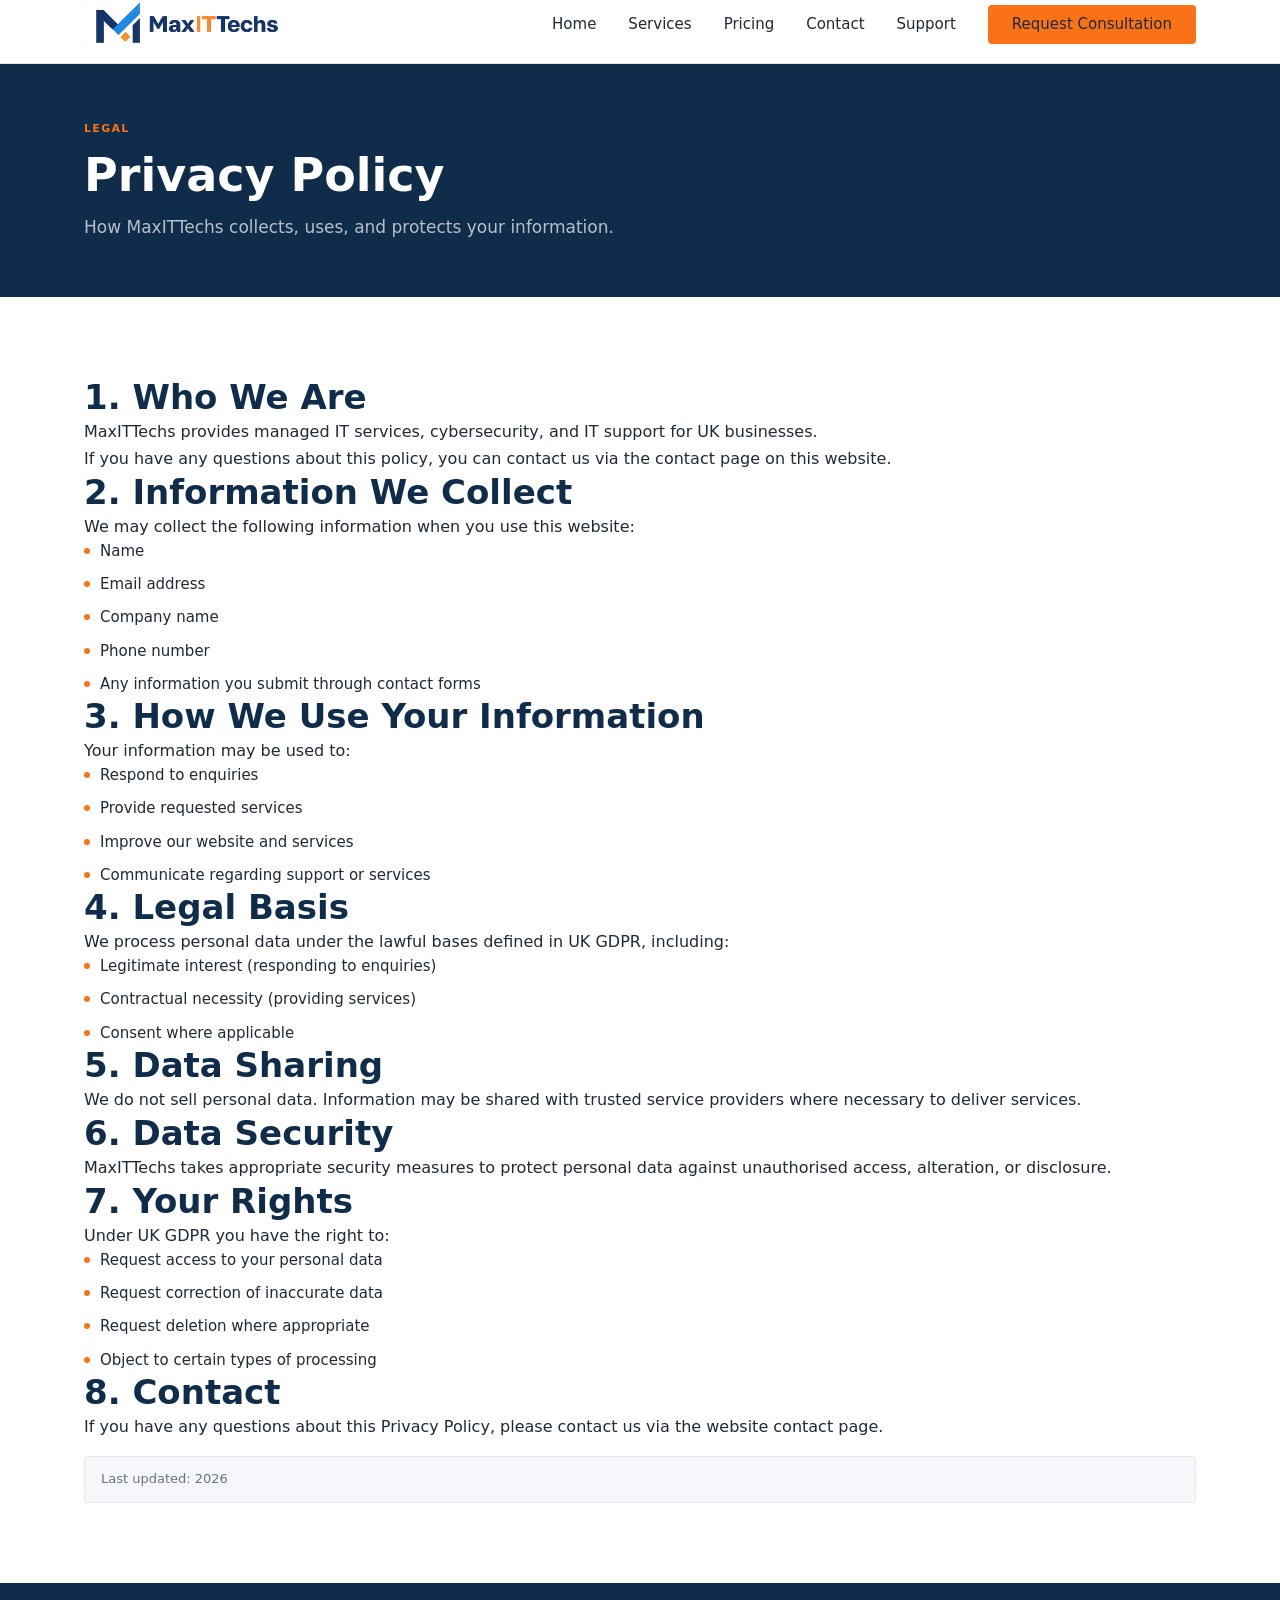
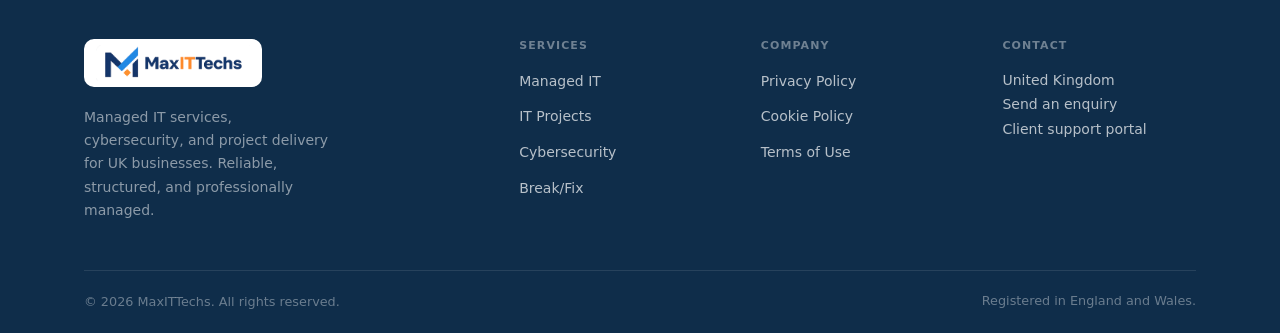
<file: privacy.html>
<!DOCTYPE html>
<html lang="en-GB">
<head>
<meta charset="UTF-8">
<meta name="viewport" content="width=device-width, initial-scale=1.0">
<title>Privacy Policy — MaxITTechs</title>
<link rel="stylesheet" href="assets/css/styles.css">
</head>
<body>
<!-- Navigation -->
  <nav class="site-nav">
    <div class="container">
      <div class="nav-inner">
        <a href="index.html" class="nav-logo"><img src="assets/img/logo.png" alt="MaxITTechs"></a>
        <div class="nav-links">
          <a href="index.html">Home</a>
          <a href="services.html">Services</a>
          <a href="pricing.html">Pricing</a>
          <a href="contact.html">Contact</a>
          <a href="support.html">Support</a>
          <a href="contact.html" class="btn btn-primary">Request Consultation</a>
        </div>
      </div>
    </div>
  </nav>
<header class="page-header">
<div class="container">
<div class="overline">Legal</div>
<h1>Privacy Policy</h1>
<p>How MaxITTechs collects, uses, and protects your information.</p>
</div>
</header>

<section class="section">
<div class="container">

<h2>1. Who We Are</h2>
<p>
MaxITTechs provides managed IT services, cybersecurity, and IT support for UK businesses.
</p>

<p>
If you have any questions about this policy, you can contact us via the contact page on this website.
</p>

<h2>2. Information We Collect</h2>

<p>We may collect the following information when you use this website:</p>

<ul class="feature-list">
<li>Name</li>
<li>Email address</li>
<li>Company name</li>
<li>Phone number</li>
<li>Any information you submit through contact forms</li>
</ul>

<h2>3. How We Use Your Information</h2>

<p>Your information may be used to:</p>

<ul class="feature-list">
<li>Respond to enquiries</li>
<li>Provide requested services</li>
<li>Improve our website and services</li>
<li>Communicate regarding support or services</li>
</ul>

<h2>4. Legal Basis</h2>

<p>We process personal data under the lawful bases defined in UK GDPR, including:</p>

<ul class="feature-list">
<li>Legitimate interest (responding to enquiries)</li>
<li>Contractual necessity (providing services)</li>
<li>Consent where applicable</li>
</ul>

<h2>5. Data Sharing</h2>

<p>
We do not sell personal data. Information may be shared with trusted service providers where necessary to deliver services.
</p>

<h2>6. Data Security</h2>

<p>
MaxITTechs takes appropriate security measures to protect personal data against unauthorised access, alteration, or disclosure.
</p>

<h2>7. Your Rights</h2>

<p>Under UK GDPR you have the right to:</p>

<ul class="feature-list">
<li>Request access to your personal data</li>
<li>Request correction of inaccurate data</li>
<li>Request deletion where appropriate</li>
<li>Object to certain types of processing</li>
</ul>

<h2>8. Contact</h2>

<p>
If you have any questions about this Privacy Policy, please contact us via the website contact page.
</p>

<p class="form-notice">
Last updated: 2026
</p>

</div>
</section>
<!-- Footer -->
  <footer class="site-footer">
    <div class="container">
      <div class="footer-inner">

        <div class="footer-brand">
          <a href="index.html" class="nav-logo"><img src="assets/img/logo.png" alt="MaxITTechs"></a>
          <p>Managed IT services, cybersecurity, and project delivery for UK businesses. Reliable, structured, and professionally managed.</p>
        </div>

        <div class="footer-col">
          <h4>Services</h4>
          <ul>
            <li><a href="services.html#managed-it">Managed IT</a></li>
            <li><a href="services.html#projects">IT Projects</a></li>
            <li><a href="services.html#cybersecurity">Cybersecurity</a></li>
            <li><a href="services.html#breakfix">Break/Fix</a></li>
          </ul>
        </div>

        <div class="footer-col">
          <h4>Company</h4>
          <ul>
            <li><a href="privacy.html">Privacy Policy</a></li>
            <li><a href="cookies.html">Cookie Policy</a></li>
            <li><a href="terms.html">Terms of Use</a></li>
          </ul>
        </div>

        <div class="footer-col">
          <h4>Contact</h4>
          <address>
            <p>United Kingdom</p>
            <a href="contact.html">Send an enquiry</a>
            <a href="https://support.maxittechs.info">Client support portal</a>
          </address>
        </div>

      </div>
      <div class="footer-bottom">
        <div class="footer-legal">
          <p>&copy; 2026 MaxITTechs. All rights reserved.</p>
          <small>Registered in England and Wales.</small>
        </div>
      </div>
    </div>
  </footer>
</body>
</html>
</file>
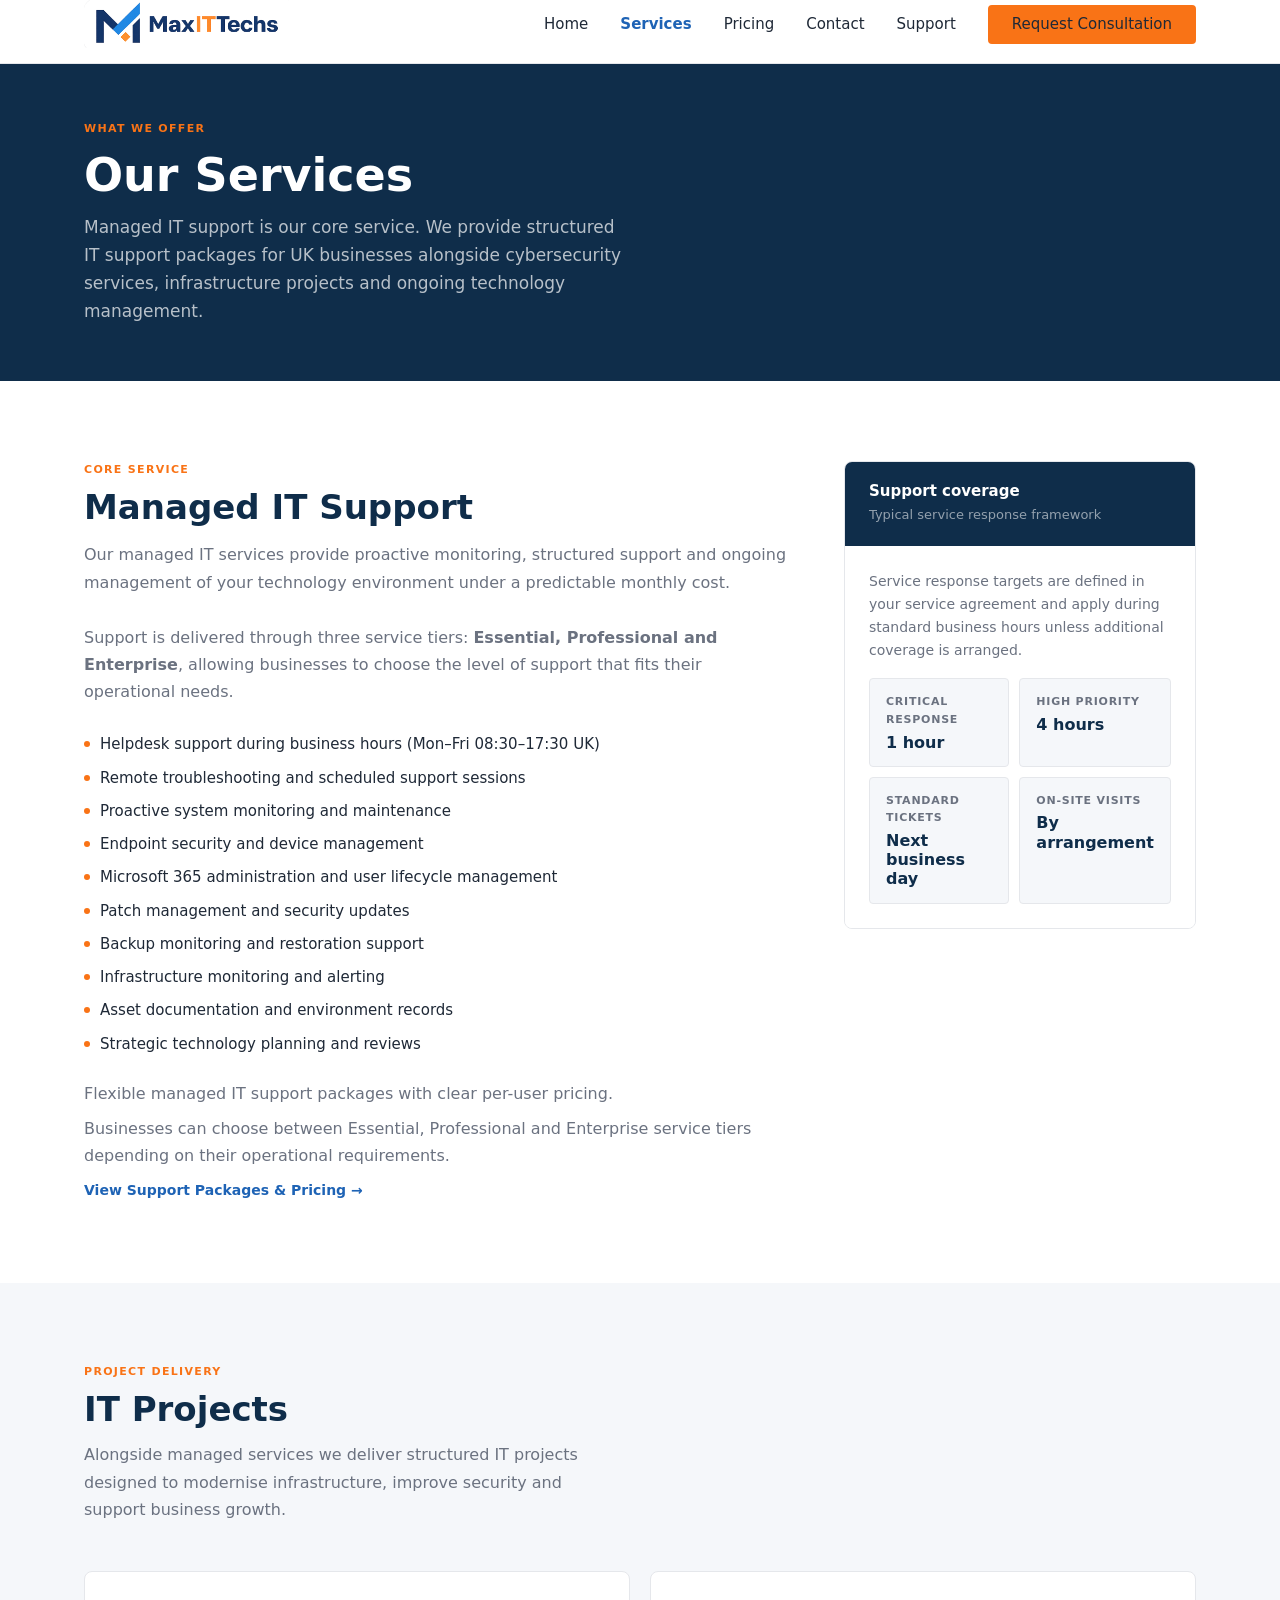
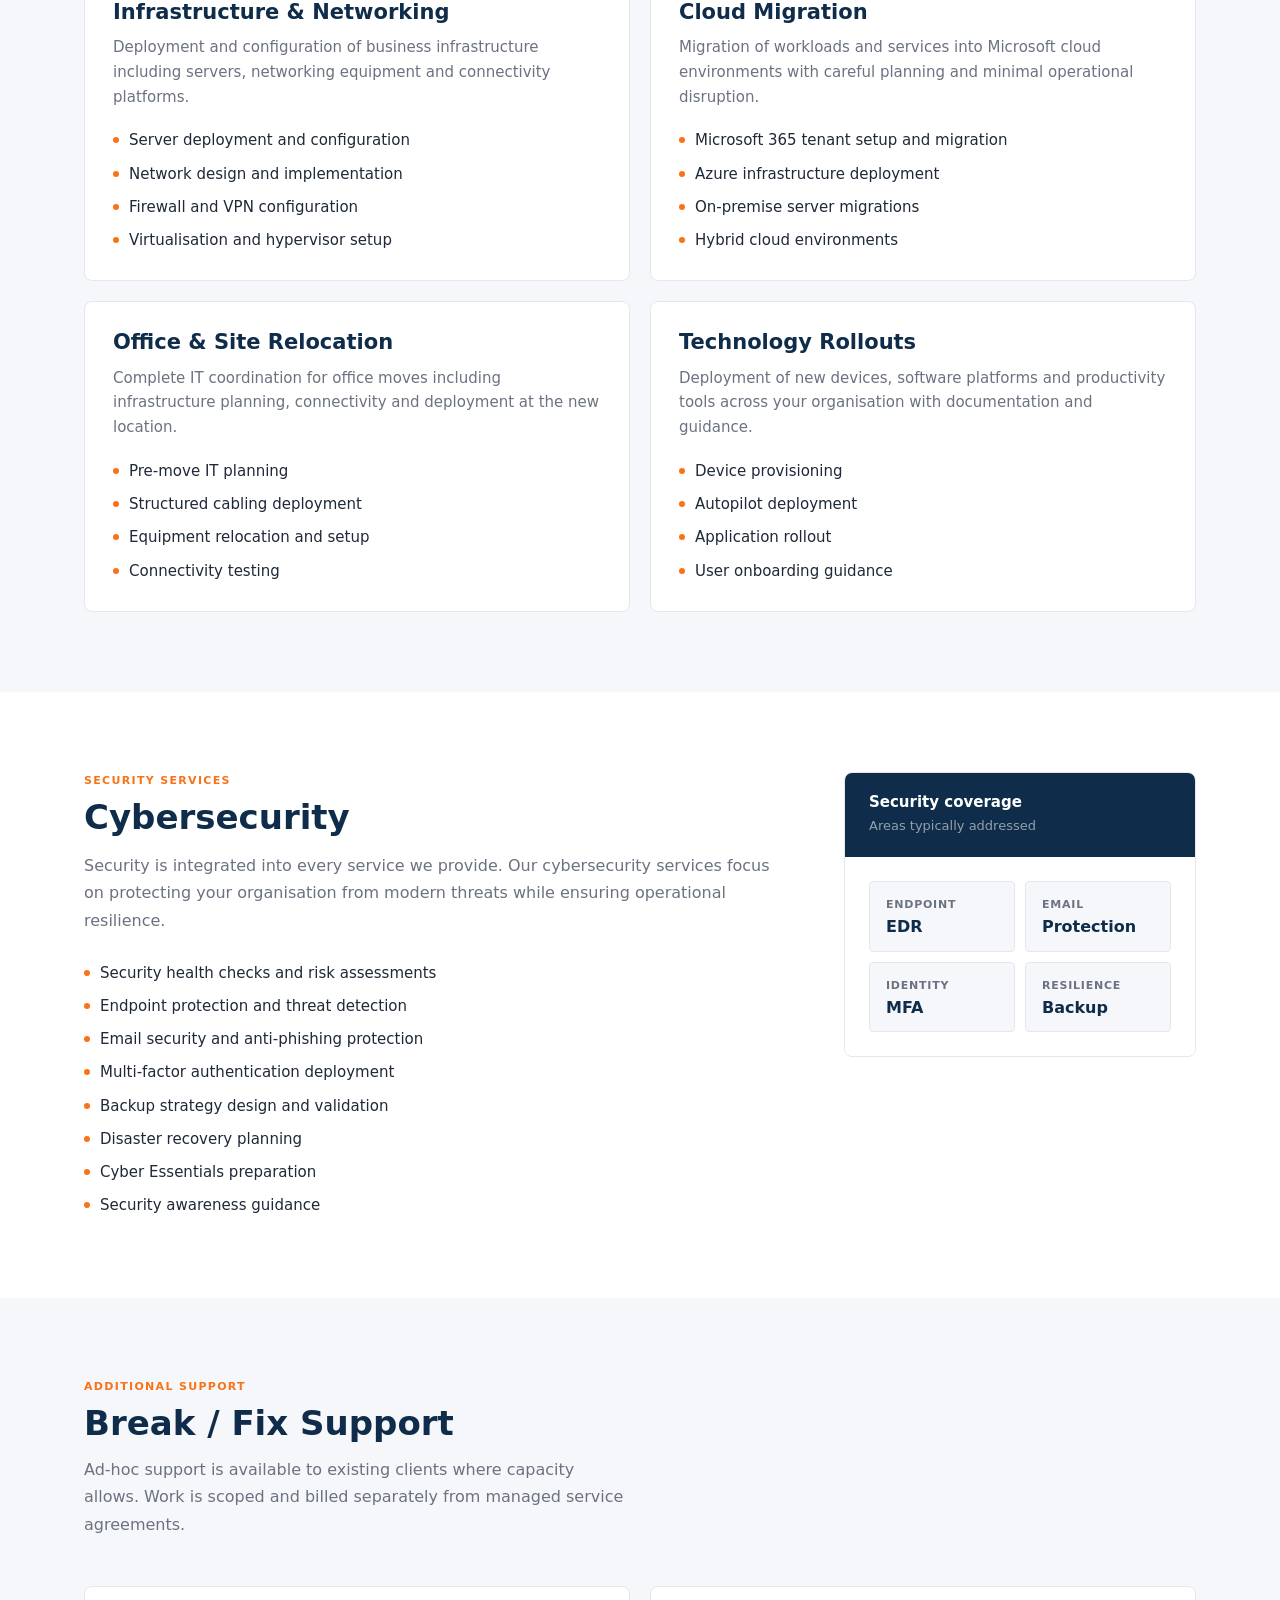
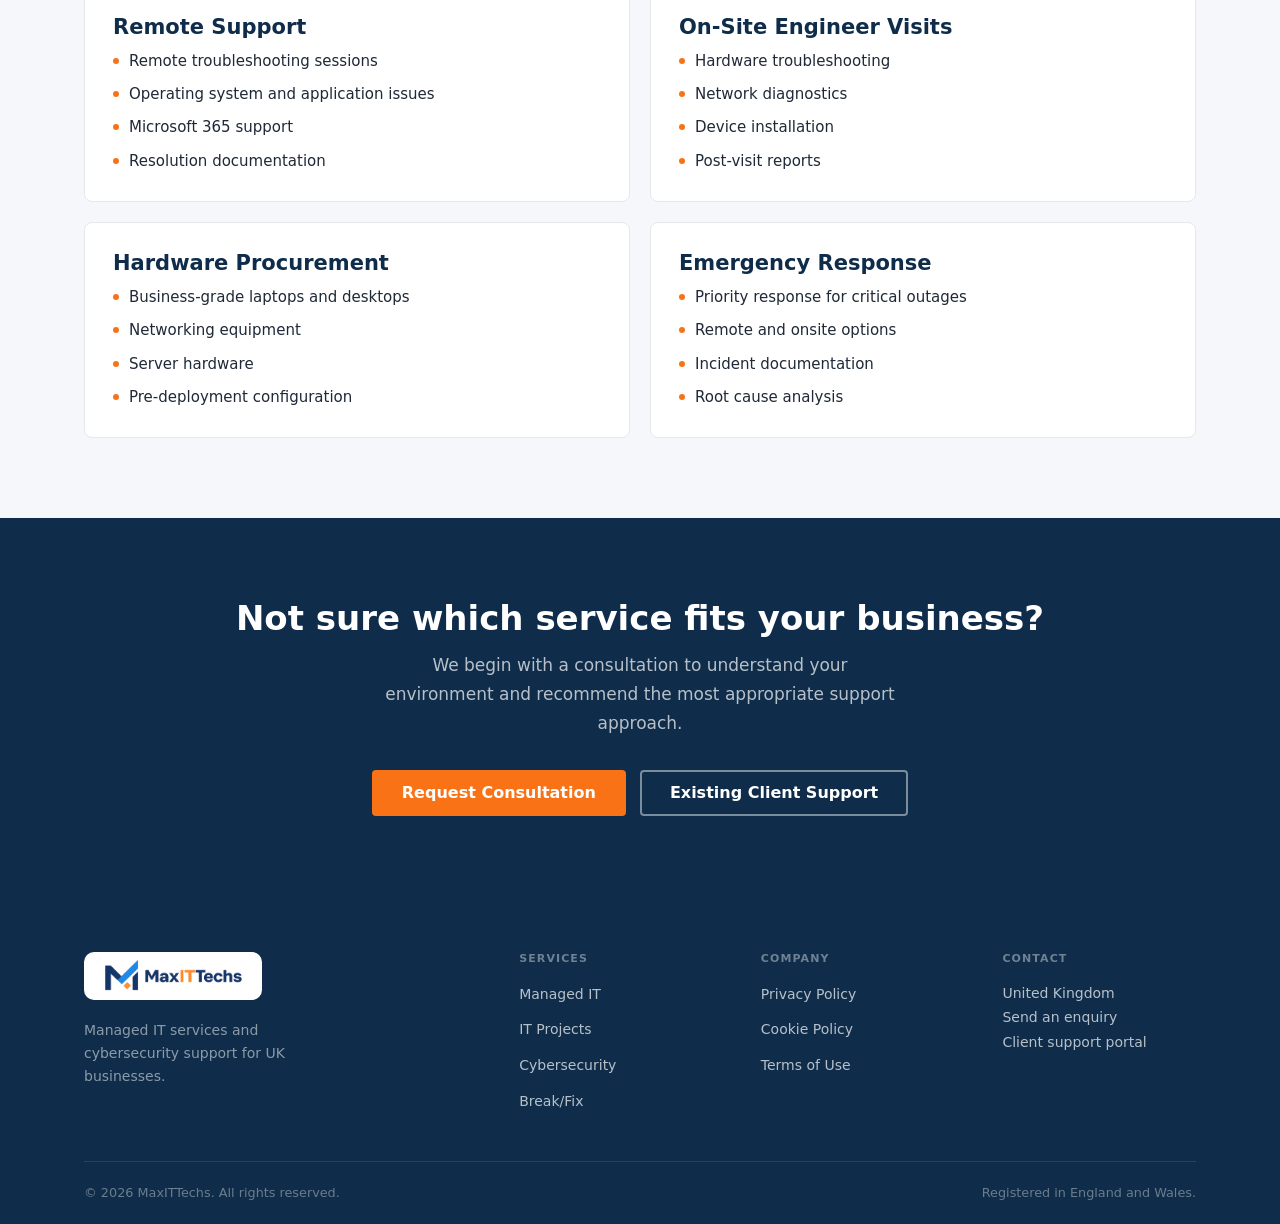
<file: services.html>
<!DOCTYPE html>
<html lang="en-GB">
<head>
<meta charset="UTF-8">
<meta name="viewport" content="width=device-width, initial-scale=1.0">
<title>Services — MaxITTechs</title>
<meta name="description" content="Managed IT support, cybersecurity services, IT projects and support for UK businesses.">
<link rel="stylesheet" href="assets/css/styles.css">
</head>

<body>

<nav class="site-nav">
<div class="container">
<div class="nav-inner">

<a href="index.html" class="nav-logo">
<img src="assets/img/logo.png" alt="MaxITTechs">
</a>

<div class="nav-links">
<a href="index.html">Home</a>
<a href="services.html" class="active">Services</a>
<a href="pricing.html">Pricing</a>
<a href="contact.html">Contact</a>
<a href="support.html">Support</a>
<a href="contact.html" class="btn btn-primary">Request Consultation</a>
</div>

</div>
</div>
</nav>


<header class="page-header">
<div class="container">

<div class="overline">What we offer</div>
<h1>Our Services</h1>

<p>
Managed IT support is our core service. We provide structured IT support packages for UK businesses alongside cybersecurity services, infrastructure projects and ongoing technology management.
</p>

</div>
</header>


<section class="section bg-white" id="managed-it">
<div class="container">

<div class="service-detail-grid">

<div class="service-detail-body">

<div class="overline">Core service</div>
<h2>Managed IT Support</h2>

<p>
Our managed IT services provide proactive monitoring, structured support and ongoing management of your technology environment under a predictable monthly cost.
</p>

<p>
Support is delivered through three service tiers: <strong>Essential, Professional and Enterprise</strong>, allowing businesses to choose the level of support that fits their operational needs.
</p>

<ul class="feature-list">

<li>Helpdesk support during business hours (Mon–Fri 08:30–17:30 UK)</li>

<li>Remote troubleshooting and scheduled support sessions</li>

<li>Proactive system monitoring and maintenance</li>

<li>Endpoint security and device management</li>

<li>Microsoft 365 administration and user lifecycle management</li>

<li>Patch management and security updates</li>

<li>Backup monitoring and restoration support</li>

<li>Infrastructure monitoring and alerting</li>

<li>Asset documentation and environment records</li>

<li>Strategic technology planning and reviews</li>

</ul>

<div class="mt-24">

<p class="text-muted mb-8">
Flexible managed IT support packages with clear per-user pricing.
</p>

<p class="text-muted mb-8">
Businesses can choose between Essential, Professional and Enterprise service tiers depending on their operational requirements.
</p>

<a href="pricing.html" class="link-arrow">
View Support Packages & Pricing
</a>

</div>

</div>


<div class="service-aside">

<div class="service-aside-head">
<h4>Support coverage</h4>
<p>Typical service response framework</p>
</div>

<div class="service-aside-body">

<p>
Service response targets are defined in your service agreement and apply during standard business hours unless additional coverage is arranged.
</p>

<div class="sla-grid">

<div class="sla-item">
<div class="sla-label">Critical response</div>
<div class="sla-value">1 hour</div>
</div>

<div class="sla-item">
<div class="sla-label">High priority</div>
<div class="sla-value">4 hours</div>
</div>

<div class="sla-item">
<div class="sla-label">Standard tickets</div>
<div class="sla-value">Next business day</div>
</div>

<div class="sla-item">
<div class="sla-label">On-site visits</div>
<div class="sla-value">By arrangement</div>
</div>

</div>

</div>

</div>

</div>

</div>
</section>



<section class="section bg-light" id="projects">
<div class="container">

<div class="section-header">

<div class="overline">Project delivery</div>
<h2>IT Projects</h2>

<p>
Alongside managed services we deliver structured IT projects designed to modernise infrastructure, improve security and support business growth.
</p>

</div>


<div class="grid-2">

<div class="service-card">

<h3>Infrastructure & Networking</h3>

<p>
Deployment and configuration of business infrastructure including servers, networking equipment and connectivity platforms.
</p>

<ul class="feature-list">

<li>Server deployment and configuration</li>
<li>Network design and implementation</li>
<li>Firewall and VPN configuration</li>
<li>Virtualisation and hypervisor setup</li>

</ul>

</div>


<div class="service-card">

<h3>Cloud Migration</h3>

<p>
Migration of workloads and services into Microsoft cloud environments with careful planning and minimal operational disruption.
</p>

<ul class="feature-list">

<li>Microsoft 365 tenant setup and migration</li>
<li>Azure infrastructure deployment</li>
<li>On-premise server migrations</li>
<li>Hybrid cloud environments</li>

</ul>

</div>


<div class="service-card">

<h3>Office & Site Relocation</h3>

<p>
Complete IT coordination for office moves including infrastructure planning, connectivity and deployment at the new location.
</p>

<ul class="feature-list">

<li>Pre-move IT planning</li>
<li>Structured cabling deployment</li>
<li>Equipment relocation and setup</li>
<li>Connectivity testing</li>

</ul>

</div>


<div class="service-card">

<h3>Technology Rollouts</h3>

<p>
Deployment of new devices, software platforms and productivity tools across your organisation with documentation and guidance.
</p>

<ul class="feature-list">

<li>Device provisioning</li>
<li>Autopilot deployment</li>
<li>Application rollout</li>
<li>User onboarding guidance</li>

</ul>

</div>

</div>

</div>
</section>



<section class="section bg-white" id="cybersecurity">

<div class="container">

<div class="service-detail-grid">

<div class="service-detail-body">

<div class="overline">Security services</div>
<h2>Cybersecurity</h2>

<p>
Security is integrated into every service we provide. Our cybersecurity services focus on protecting your organisation from modern threats while ensuring operational resilience.
</p>

<ul class="feature-list">

<li>Security health checks and risk assessments</li>
<li>Endpoint protection and threat detection</li>
<li>Email security and anti-phishing protection</li>
<li>Multi-factor authentication deployment</li>
<li>Backup strategy design and validation</li>
<li>Disaster recovery planning</li>
<li>Cyber Essentials preparation</li>
<li>Security awareness guidance</li>

</ul>

</div>


<div class="service-aside">

<div class="service-aside-head">
<h4>Security coverage</h4>
<p>Areas typically addressed</p>
</div>

<div class="service-aside-body">

<div class="sla-grid">

<div class="sla-item">
<div class="sla-label">Endpoint</div>
<div class="sla-value">EDR</div>
</div>

<div class="sla-item">
<div class="sla-label">Email</div>
<div class="sla-value">Protection</div>
</div>

<div class="sla-item">
<div class="sla-label">Identity</div>
<div class="sla-value">MFA</div>
</div>

<div class="sla-item">
<div class="sla-label">Resilience</div>
<div class="sla-value">Backup</div>
</div>

</div>

</div>

</div>

</div>

</div>

</section>



<section class="section bg-light" id="breakfix">

<div class="container">

<div class="section-header">

<div class="overline">Additional support</div>
<h2>Break / Fix Support</h2>

<p>
Ad-hoc support is available to existing clients where capacity allows. Work is scoped and billed separately from managed service agreements.
</p>

</div>


<div class="grid-2">

<div class="service-card">

<h3>Remote Support</h3>

<ul class="feature-list">

<li>Remote troubleshooting sessions</li>
<li>Operating system and application issues</li>
<li>Microsoft 365 support</li>
<li>Resolution documentation</li>

</ul>

</div>


<div class="service-card">

<h3>On-Site Engineer Visits</h3>

<ul class="feature-list">

<li>Hardware troubleshooting</li>
<li>Network diagnostics</li>
<li>Device installation</li>
<li>Post-visit reports</li>

</ul>

</div>


<div class="service-card">

<h3>Hardware Procurement</h3>

<ul class="feature-list">

<li>Business-grade laptops and desktops</li>
<li>Networking equipment</li>
<li>Server hardware</li>
<li>Pre-deployment configuration</li>

</ul>

</div>


<div class="service-card">

<h3>Emergency Response</h3>

<ul class="feature-list">

<li>Priority response for critical outages</li>
<li>Remote and onsite options</li>
<li>Incident documentation</li>
<li>Root cause analysis</li>

</ul>

</div>

</div>

</div>

</section>



<section class="cta-block">

<div class="container">

<h2>Not sure which service fits your business?</h2>

<p>
We begin with a consultation to understand your environment and recommend the most appropriate support approach.
</p>

<div class="cta-actions">

<a href="contact.html" class="btn btn-primary btn-lg">
Request Consultation
</a>

<a href="support.html" class="btn btn-ghost-white btn-lg">
Existing Client Support
</a>

</div>

</div>

</section>



<footer class="site-footer">

<div class="container">

<div class="footer-inner">

<div class="footer-brand">

<a href="index.html" class="nav-logo">
<img src="assets/img/logo.png" alt="MaxITTechs">
</a>

<p>
Managed IT services and cybersecurity support for UK businesses.
</p>

</div>


<div class="footer-col">

<h4>Services</h4>

<ul>
<li><a href="services.html#managed-it">Managed IT</a></li>
<li><a href="services.html#projects">IT Projects</a></li>
<li><a href="services.html#cybersecurity">Cybersecurity</a></li>
<li><a href="services.html#breakfix">Break/Fix</a></li>
</ul>

</div>


<div class="footer-col">

<h4>Company</h4>

<ul>
<li><a href="privacy.html">Privacy Policy</a></li>
<li><a href="cookies.html">Cookie Policy</a></li>
<li><a href="terms.html">Terms of Use</a></li>
</ul>

</div>


<div class="footer-col">

<h4>Contact</h4>

<address>

<p>United Kingdom</p>

<a href="contact.html">Send an enquiry</a>

<a href="https://support.maxittechs.info">
Client support portal
</a>

</address>

</div>

</div>


<div class="footer-bottom">

<div class="footer-legal">

<p>&copy; 2026 MaxITTechs. All rights reserved.</p>

<small>Registered in England and Wales.</small>

</div>

</div>

</div>

</footer>

</body>
</html>
</file>
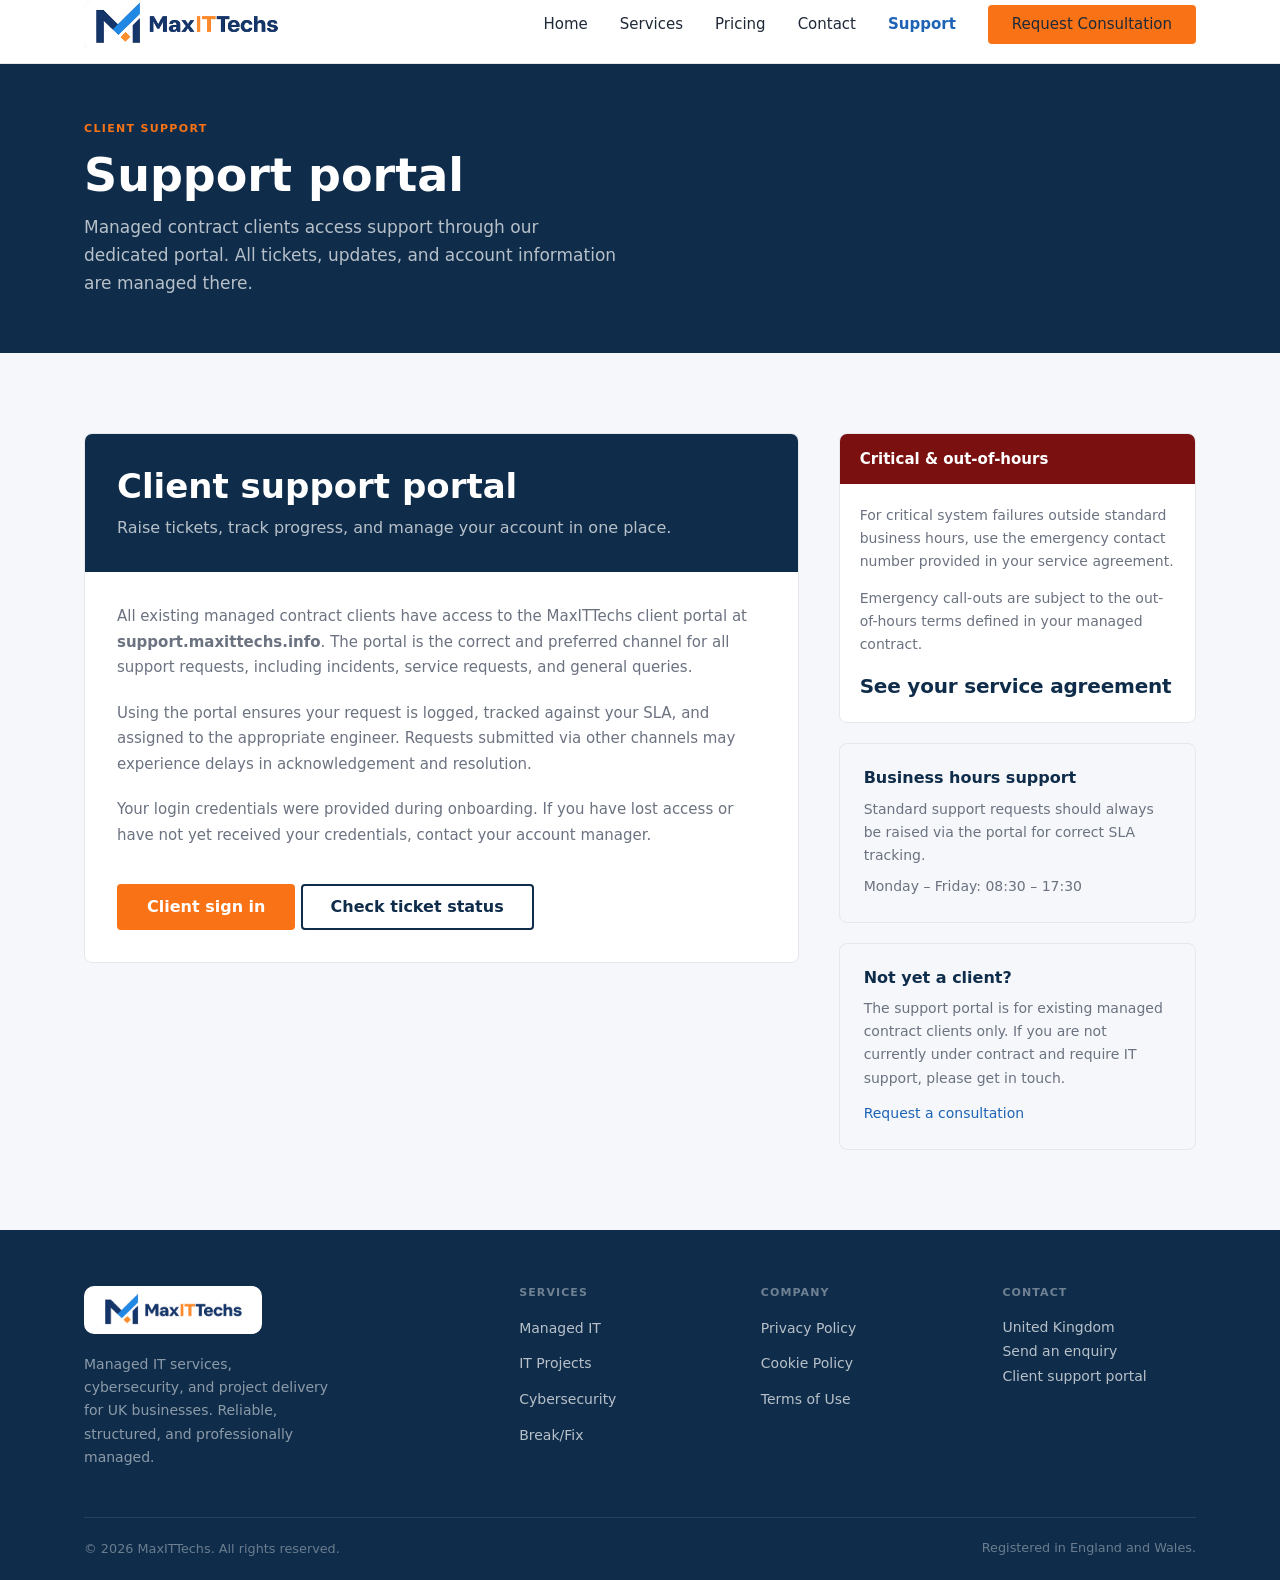
<file: support.html>
<!DOCTYPE html>
<html lang="en-GB">
<head>
  <meta charset="UTF-8">
  <meta name="viewport" content="width=device-width, initial-scale=1.0">
  <title>Support Portal &mdash; MaxITTechs</title>
  <meta name="description" content="Existing MaxITTechs clients can raise and track support tickets via the dedicated client portal at support.maxittechs.info.">
  <link rel="stylesheet" href="assets/css/styles.css">
</head>
<body>

  <!-- Navigation -->
  <nav class="site-nav">
    <div class="container">
      <div class="nav-inner">
        <a href="index.html" class="nav-logo"><img src="assets/img/logo.png" alt="MaxITTechs"></a>
        <div class="nav-links">
          <a href="index.html">Home</a>
          <a href="services.html">Services</a>
          <a href="pricing.html">Pricing</a>
          <a href="contact.html">Contact</a>
          <a href="support.html" class="active">Support</a>
          <a href="contact.html" class="btn btn-primary">Request Consultation</a>
        </div>
      </div>
    </div>
  </nav>

  <!-- Page Header -->
  <header class="page-header">
    <div class="container">
      <div class="overline">Client support</div>
      <h1>Support portal</h1>
      <p>Managed contract clients access support through our dedicated portal. All tickets, updates, and account information are managed there.</p>
    </div>
  </header>

  <!-- Support Content -->
  <section class="section bg-light">
    <div class="container">
      <div class="support-page-grid">

        <!-- Portal Card -->
        <div class="portal-card">
          <div class="portal-card-head">
            <h2>Client support portal</h2>
            <p>Raise tickets, track progress, and manage your account in one place.</p>
          </div>
          <div class="portal-card-body">
            <p>All existing managed contract clients have access to the MaxITTechs client portal at <strong>support.maxittechs.info</strong>. The portal is the correct and preferred channel for all support requests, including incidents, service requests, and general queries.</p>
            <p>Using the portal ensures your request is logged, tracked against your SLA, and assigned to the appropriate engineer. Requests submitted via other channels may experience delays in acknowledgement and resolution.</p>
            <p>Your login credentials were provided during onboarding. If you have lost access or have not yet received your credentials, contact your account manager.</p>
            <a href="https://tickets.maxittechs.info/login.php" class="btn btn-primary btn-lg">Client sign in</a>
            <a href="https://tickets.maxittechs.info/view.php" class="btn btn-secondary btn-lg" style="margin-top:12px;">Check ticket status</a>
          </div>
        </div>

        <!-- Sidebar -->
        <div>

          <div class="emergency-card">
            <div class="emergency-card-head">
              <h4>Critical &amp; out-of-hours</h4>
            </div>
            <div class="emergency-card-body">
              <p>For critical system failures outside standard business hours, use the emergency contact number provided in your service agreement.</p>
              <p>Emergency call-outs are subject to the out-of-hours terms defined in your managed contract.</p>
              <div class="emergency-phone">See your service agreement</div>
            </div>
          </div>

          <div class="contact-card" style="margin-top: 20px; border: 1px solid var(--color-border); border-radius: 8px; padding: 24px;">
            <h4>Business hours support</h4>
            <p>Standard support requests should always be raised via the portal for correct SLA tracking.</p>
            <p style="margin-top:8px;">Monday &ndash; Friday: 08:30 &ndash; 17:30</p>
          </div>

          <div class="contact-card" style="margin-top: 20px; border: 1px solid var(--color-border); border-radius: 8px; padding: 24px;">
            <h4>Not yet a client?</h4>
            <p>The support portal is for existing managed contract clients only. If you are not currently under contract and require IT support, please get in touch.</p>
            <p style="margin-top:12px;"><a href="contact.html">Request a consultation</a></p>
          </div>

        </div>

      </div>
    </div>
  </section>

  <!-- Footer -->
  <footer class="site-footer">
    <div class="container">
      <div class="footer-inner">

        <div class="footer-brand">
          <a href="index.html" class="nav-logo"><img src="assets/img/logo.png" alt="MaxITTechs"></a>
          <p>Managed IT services, cybersecurity, and project delivery for UK businesses. Reliable, structured, and professionally managed.</p>
        </div>

        <div class="footer-col">
          <h4>Services</h4>
          <ul>
            <li><a href="services.html#managed-it">Managed IT</a></li>
            <li><a href="services.html#projects">IT Projects</a></li>
            <li><a href="services.html#cybersecurity">Cybersecurity</a></li>
            <li><a href="services.html#breakfix">Break/Fix</a></li>
          </ul>
        </div>

        <div class="footer-col">
          <h4>Company</h4>
          <ul>
            <li><a href="privacy.html">Privacy Policy</a></li>
            <li><a href="cookies.html">Cookie Policy</a></li>
            <li><a href="terms.html">Terms of Use</a></li>
          </ul>
        </div>

        <div class="footer-col">
          <h4>Contact</h4>
          <address>
            <p>United Kingdom</p>
            <a href="contact.html">Send an enquiry</a>
            <a href="https://support.maxittechs.info">Client support portal</a>
          </address>
        </div>

      </div>
      <div class="footer-bottom">
        <div class="footer-legal">
          <p>&copy; 2026 MaxITTechs. All rights reserved.</p>
          <small>Registered in England and Wales.</small>
        </div>
      </div>
    </div>
  </footer>

</body>
</html>
</file>
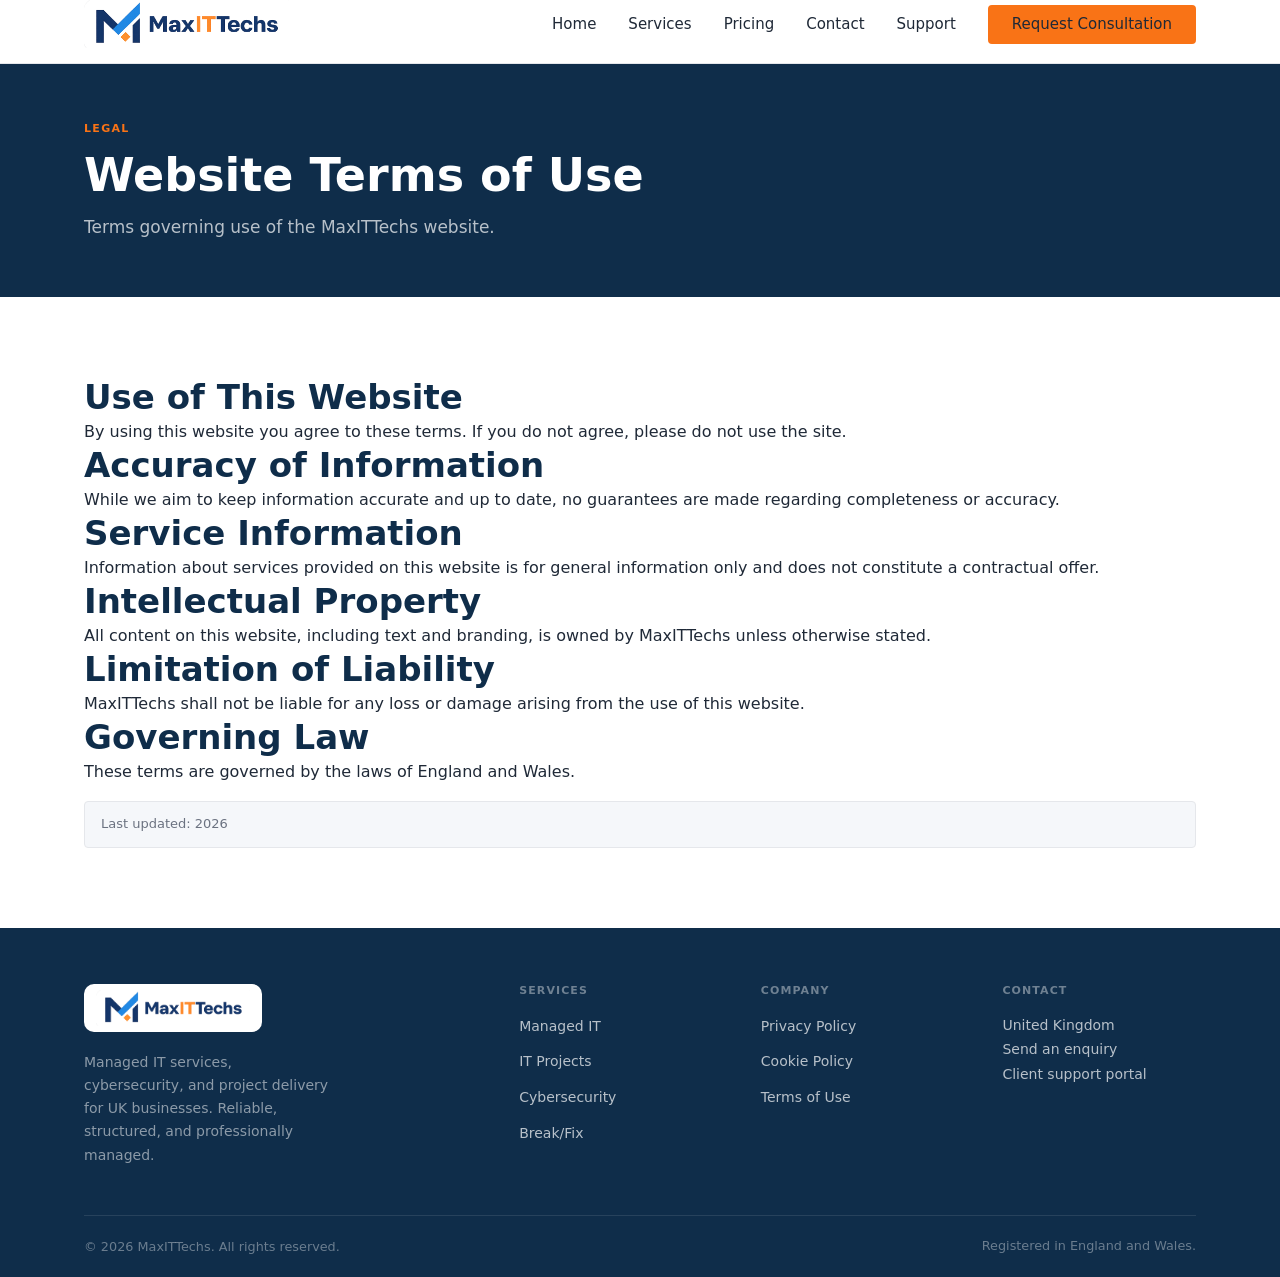
<file: terms.html>
<!DOCTYPE html>
<html lang="en-GB">
<head>
<meta charset="UTF-8">
<meta name="viewport" content="width=device-width, initial-scale=1.0">
<title>Website Terms — MaxITTechs</title>
<link rel="stylesheet" href="assets/css/styles.css">
</head>

<body>
<!-- Navigation -->
  <nav class="site-nav">
    <div class="container">
      <div class="nav-inner">
        <a href="index.html" class="nav-logo"><img src="assets/img/logo.png" alt="MaxITTechs"></a>
        <div class="nav-links">
          <a href="index.html">Home</a>
          <a href="services.html">Services</a>
          <a href="pricing.html">Pricing</a>
          <a href="contact.html">Contact</a>
          <a href="support.html">Support</a>
          <a href="contact.html" class="btn btn-primary">Request Consultation</a>
        </div>
      </div>
    </div>
  </nav>
<header class="page-header">
<div class="container">
<div class="overline">Legal</div>
<h1>Website Terms of Use</h1>
<p>Terms governing use of the MaxITTechs website.</p>
</div>
</header>

<section class="section">
<div class="container">

<h2>Use of This Website</h2>

<p>
By using this website you agree to these terms. If you do not agree, please do not use the site.
</p>

<h2>Accuracy of Information</h2>

<p>
While we aim to keep information accurate and up to date, no guarantees are made regarding completeness or accuracy.
</p>

<h2>Service Information</h2>

<p>
Information about services provided on this website is for general information only and does not constitute a contractual offer.
</p>

<h2>Intellectual Property</h2>

<p>
All content on this website, including text and branding, is owned by MaxITTechs unless otherwise stated.
</p>

<h2>Limitation of Liability</h2>

<p>
MaxITTechs shall not be liable for any loss or damage arising from the use of this website.
</p>

<h2>Governing Law</h2>

<p>
These terms are governed by the laws of England and Wales.
</p>

<p class="form-notice">
Last updated: 2026
</p>

</div>
</section>
<!-- Footer -->
  <footer class="site-footer">
    <div class="container">
      <div class="footer-inner">

        <div class="footer-brand">
          <a href="index.html" class="nav-logo"><img src="assets/img/logo.png" alt="MaxITTechs"></a>
          <p>Managed IT services, cybersecurity, and project delivery for UK businesses. Reliable, structured, and professionally managed.</p>
        </div>

        <div class="footer-col">
          <h4>Services</h4>
          <ul>
            <li><a href="services.html#managed-it">Managed IT</a></li>
            <li><a href="services.html#projects">IT Projects</a></li>
            <li><a href="services.html#cybersecurity">Cybersecurity</a></li>
            <li><a href="services.html#breakfix">Break/Fix</a></li>
          </ul>
        </div>

        <div class="footer-col">
          <h4>Company</h4>
          <ul>
            <li><a href="privacy.html">Privacy Policy</a></li>
            <li><a href="cookies.html">Cookie Policy</a></li>
            <li><a href="terms.html">Terms of Use</a></li>
          </ul>
        </div>

        <div class="footer-col">
          <h4>Contact</h4>
          <address>
            <p>United Kingdom</p>
            <a href="contact.html">Send an enquiry</a>
            <a href="https://support.maxittechs.info">Client support portal</a>
          </address>
        </div>

      </div>
      <div class="footer-bottom">
        <div class="footer-legal">
          <p>&copy; 2026 MaxITTechs. All rights reserved.</p>
          <small>Registered in England and Wales.</small>
        </div>
      </div>
    </div>
  </footer>
</body>
</html>
</file>
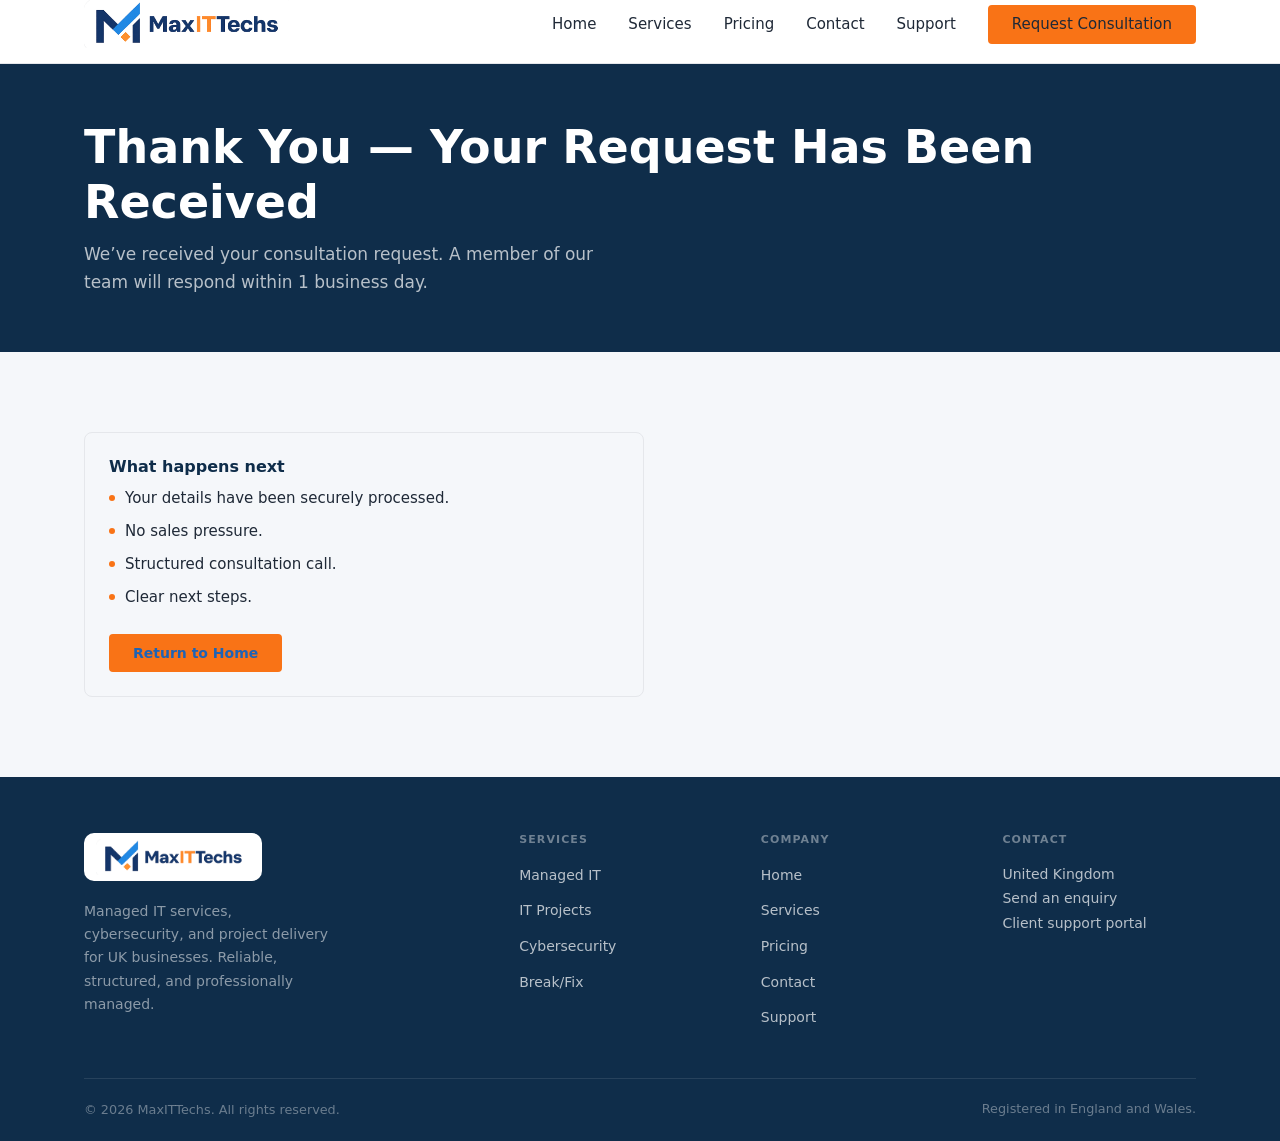
<file: thank-you.html>
<!DOCTYPE html>
<html lang="en-GB">
<head>
  <meta charset="UTF-8">
  <meta name="viewport" content="width=device-width, initial-scale=1.0">
  <title>Request Received &mdash; MaxITTechs</title>
  <meta name="description" content="Your consultation request has been received. A member of our team will respond within one business day.">
  <link rel="stylesheet" href="assets/css/styles.css">
</head>
<body>

  <!-- Navigation -->
  <nav class="site-nav">
    <div class="container">
      <div class="nav-inner">
        <a href="index.html" class="nav-logo"><img src="assets/img/logo.png" alt="MaxITTechs"></a>
        <div class="nav-links">
          <a href="index.html">Home</a>
          <a href="services.html">Services</a>
          <a href="pricing.html">Pricing</a>
          <a href="contact.html">Contact</a>
          <a href="support.html">Support</a>
          <a href="contact.html" class="btn btn-primary">Request Consultation</a>
        </div>
      </div>
    </div>
  </nav>

  <!-- Page Header -->
  <header class="page-header">
    <div class="container">
      <h1>Thank You &mdash; Your Request Has Been Received</h1>
      <p>We&rsquo;ve received your consultation request. A member of our team will respond within 1 business day.</p>
    </div>
  </header>

  <!-- Confirmation Section -->
  <section class="section bg-light">
    <div class="container">

      <div class="contact-card" style="max-width: 560px;">
        <h4>What happens next</h4>
        <ul class="feature-list">
          <li>Your details have been securely processed.</li>
          <li>No sales pressure.</li>
          <li>Structured consultation call.</li>
          <li>Clear next steps.</li>
        </ul>
        <div style="margin-top: 24px;">
          <a href="index.html" class="btn btn-primary">Return to Home</a>
        </div>
      </div>

    </div>
  </section>

  <!-- Footer -->
  <footer class="site-footer">
    <div class="container">
      <div class="footer-inner">

        <div class="footer-brand">
          <a href="index.html" class="nav-logo"><img src="assets/img/logo.png" alt="MaxITTechs"></a>
          <p>Managed IT services, cybersecurity, and project delivery for UK businesses. Reliable, structured, and professionally managed.</p>
        </div>

        <div class="footer-col">
          <h4>Services</h4>
          <ul>
            <li><a href="services.html#managed-it">Managed IT</a></li>
            <li><a href="services.html#projects">IT Projects</a></li>
            <li><a href="services.html#cybersecurity">Cybersecurity</a></li>
            <li><a href="services.html#breakfix">Break/Fix</a></li>
          </ul>
        </div>

        <div class="footer-col">
          <h4>Company</h4>
          <ul>
            <li><a href="index.html">Home</a></li>
            <li><a href="services.html">Services</a></li>
            <li><a href="pricing.html">Pricing</a></li>
            <li><a href="contact.html">Contact</a></li>
            <li><a href="support.html">Support</a></li>
          </ul>
        </div>

        <div class="footer-col">
          <h4>Contact</h4>
          <address>
            <p>United Kingdom</p>
            <a href="contact.html">Send an enquiry</a>
            <a href="https://support.maxittechs.info">Client support portal</a>
          </address>
        </div>

      </div>
      <div class="footer-bottom">
        <div class="footer-legal">
          <p>&copy; 2026 MaxITTechs. All rights reserved.</p>
          <small>Registered in England and Wales.</small>
        </div>
      </div>
    </div>
  </footer>

</body>
</html>
</file>
<file: assets/css/styles.css>
/* ==========================================================================
   MaxITTechs — Design System
   assets/css/styles.css
   ========================================================================== */

/* 1. Variables
   ========================================================================== */
:root {
  --color-navy:       #0F2D4A;
  --color-blue:       #1E63B5;
  --color-orange:     #F97316;
  --color-bg-light:   #F5F7FA;
  --color-border:     #E5E7EB;
  --color-text:       #1F2937;
  --color-text-muted: #6B7280;
  --color-white:      #FFFFFF;

  --font-sans: system-ui, -apple-system, BlinkMacSystemFont, 'Segoe UI',
               Roboto, 'Helvetica Neue', Arial, sans-serif;

  --container-max: 1160px;
  --container-pad: 24px;
  --nav-height:    64px;
  --radius-sm:     4px;
  --radius-md:     8px;

  --section-sm: 48px;
  --section-md: 80px;
  --section-lg: 96px;
}

/* 2. Reset
   ========================================================================== */
*, *::before, *::after {
  box-sizing: border-box;
  margin: 0;
  padding: 0;
}

html {
  -webkit-text-size-adjust: 100%;
}

body {
  font-family: var(--font-sans);
  font-size: 16px;
  line-height: 1.6;
  color: var(--color-text);
  background: var(--color-white);
  -webkit-font-smoothing: antialiased;
}

img {
  max-width: 100%;
  display: block;
}

a {
  color: var(--color-blue);
  text-decoration: none;
}

a:hover {
  text-decoration: underline;
}

ul, ol {
  list-style: none;
}

/* 3. Typography
   ========================================================================== */
h1, h2, h3, h4, h5 {
  font-weight: 700;
  line-height: 1.2;
  color: var(--color-navy);
}

h1 { font-size: clamp(1.875rem, 4vw, 2.875rem); }
h2 { font-size: clamp(1.5rem,   3vw, 2.125rem); }
h3 { font-size: clamp(1.0625rem, 2vw, 1.3125rem); }
h4 { font-size: 1.0625rem; }

p {
  line-height: 1.7;
}

.overline {
  display: block;
  font-size: 0.6875rem;
  font-weight: 700;
  letter-spacing: 0.12em;
  text-transform: uppercase;
  color: var(--color-orange);
  margin-bottom: 8px;
}

.text-muted       { color: var(--color-text-muted); }
.text-white       { color: var(--color-white) !important; }
.text-white-muted { color: rgba(255, 255, 255, 0.7); }

/* 4. Container
   ========================================================================== */
.container {
  width: 100%;
  max-width: var(--container-max);
  margin-left: auto;
  margin-right: auto;
  padding-left: var(--container-pad);
  padding-right: var(--container-pad);
}

/* 5. Navigation
   ========================================================================== */
.site-nav {
  position: sticky;
  top: 0;
  z-index: 100;
  height: var(--nav-height);
  background: var(--color-white);
  border-bottom: 1px solid var(--color-border);
}

.nav-inner {
  display: flex;
  align-items: center;
  justify-content: space-between;
  height: 100%;
}

.nav-logo {
  display: inline-flex;
  align-items: center;
  text-decoration: none;
  /* text fallback (footer) */
  font-size: 1.25rem;
  font-weight: 800;
  letter-spacing: -0.02em;
  color: var(--color-navy);
}

.nav-logo:hover {
  color: var(--color-blue);
  text-decoration: none;
  opacity: 0.88;
}

.nav-logo span {
  color: var(--color-orange);
}

.nav-logo img {
  display: block;
  height: 48px;
  width: auto;
}

.footer-brand .nav-logo img {
  background: var(--color-white);
  padding: 6px 12px;
  border-radius: 10px;
}

.nav-links {
  display: flex;
  align-items: center;
  gap: 32px;
}

.nav-links a {
  font-size: 0.9375rem;
  font-weight: 500;
  color: var(--color-text);
  text-decoration: none;
}

.nav-links a:hover {
  color: var(--color-blue);
  text-decoration: none;
}

.nav-links a.active {
  color: var(--color-blue);
  font-weight: 600;
}

/* 6. Buttons
   ========================================================================== */
.btn {
  display: inline-flex;
  align-items: center;
  justify-content: center;
  padding: 10px 22px;
  font-family: var(--font-sans);
  font-size: 0.9375rem;
  font-weight: 600;
  line-height: 1;
  border-radius: var(--radius-sm);
  border: 2px solid transparent;
  cursor: pointer;
  text-decoration: none;
  white-space: nowrap;
}

.btn:hover {
  text-decoration: none;
}

.btn-lg {
  padding: 13px 28px;
  font-size: 1rem;
}

.btn-primary {
  background: var(--color-orange);
  border-color: var(--color-orange);
  color: var(--color-white);
}

.btn-primary:hover {
  background: #e8680e;
  border-color: #e8680e;
  color: var(--color-white);
}

.btn-secondary {
  background: transparent;
  border-color: var(--color-navy);
  color: var(--color-navy);
}

.btn-secondary:hover {
  background: var(--color-navy);
  color: var(--color-white);
}

.btn-ghost-white {
  background: transparent;
  border-color: rgba(255, 255, 255, 0.45);
  color: var(--color-white);
}

.btn-ghost-white:hover {
  background: rgba(255, 255, 255, 0.1);
  border-color: var(--color-white);
  color: var(--color-white);
}

/* 7. Section Helpers
   ========================================================================== */
.section    { padding: var(--section-md) 0; }
.section-sm { padding: var(--section-sm) 0; }
.section-lg { padding: var(--section-lg) 0; }

.bg-white { background: var(--color-white); }
.bg-light { background: var(--color-bg-light); }
.bg-navy  { background: var(--color-navy); }

.section-header {
  margin-bottom: 48px;
}

.section-header p {
  margin-top: 12px;
  font-size: 1rem;
  color: var(--color-text-muted);
  max-width: 540px;
}

.section-header-center {
  text-align: center;
  margin-bottom: 48px;
}

.section-header-center p {
  margin-top: 12px;
  font-size: 1rem;
  color: var(--color-text-muted);
  max-width: 540px;
  margin-left: auto;
  margin-right: auto;
}

/* 8. Page Header
   ========================================================================== */
.page-header {
  background: var(--color-navy);
  padding: 56px 0;
}

.page-header .overline {
  margin-bottom: 10px;
}

.page-header h1 {
  color: var(--color-white);
  margin-bottom: 10px;
}

.page-header p {
  color: rgba(255, 255, 255, 0.7);
  font-size: 1.0625rem;
  max-width: 540px;
  line-height: 1.65;
}

/* 9. Hero
   ========================================================================== */
.hero {
  background: var(--color-navy);
  padding: var(--section-lg) 0;
}

.hero-grid {
  display: grid;
  grid-template-columns: 3fr 2fr;
  gap: 56px;
  align-items: center;
}

.hero-overline {
  font-size: 0.6875rem;
  font-weight: 700;
  letter-spacing: 0.12em;
  text-transform: uppercase;
  color: var(--color-orange);
  margin-bottom: 16px;
}

.hero h1 {
  color: var(--color-white);
  margin-bottom: 20px;
}

.hero-lead {
  font-size: 1.0625rem;
  color: rgba(255, 255, 255, 0.76);
  margin-bottom: 32px;
  max-width: 500px;
  line-height: 1.7;
}

.hero-actions {
  display: flex;
  gap: 14px;
  flex-wrap: wrap;
}

.hero-proof {
  background: rgba(255, 255, 255, 0.055);
  border: 1px solid rgba(255, 255, 255, 0.11);
  border-radius: var(--radius-md);
  padding: 28px;
}

.hero-proof-title {
  font-size: 0.6875rem;
  font-weight: 700;
  letter-spacing: 0.1em;
  text-transform: uppercase;
  color: rgba(255, 255, 255, 0.45);
  margin-bottom: 20px;
}

.proof-list {
  display: flex;
  flex-direction: column;
  gap: 16px;
}

.proof-item {
  display: flex;
  align-items: flex-start;
  gap: 12px;
}

.proof-check {
  width: 18px;
  height: 18px;
  flex-shrink: 0;
  margin-top: 3px;
  color: var(--color-orange);
}

.proof-item p {
  font-size: 0.9rem;
  color: rgba(255, 255, 255, 0.8);
  line-height: 1.55;
}

/* 10. Credibility Strip
   ========================================================================== */
.credibility {
  background: var(--color-white);
  border-bottom: 1px solid var(--color-border);
  padding: 36px 0;
}

.credibility-items {
  display: grid;
  grid-template-columns: repeat(4, 1fr);
}

.credibility-item {
  text-align: center;
  padding: 8px 24px;
  border-right: 1px solid var(--color-border);
}

.credibility-item:last-child {
  border-right: none;
}

.credibility-value {
  display: block;
  font-size: 1.875rem;
  font-weight: 800;
  color: var(--color-navy);
  line-height: 1;
  margin-bottom: 6px;
  letter-spacing: -0.02em;
}

.credibility-label {
  font-size: 0.8125rem;
  color: var(--color-text-muted);
  font-weight: 500;
  line-height: 1.4;
}

/* 11. Services 3-col Grid
   ========================================================================== */
.services-3col {
  display: grid;
  grid-template-columns: repeat(3, 1fr);
  border: 1px solid var(--color-border);
  border-radius: var(--radius-md);
  overflow: hidden;
}

.service-block {
  padding: 32px 28px;
  background: var(--color-white);
  border-right: 1px solid var(--color-border);
}

.service-block:last-child {
  border-right: none;
}

.service-block-icon {
  width: 36px;
  height: 36px;
  color: var(--color-blue);
  margin-bottom: 16px;
}

.service-block h3 {
  margin-bottom: 10px;
}

.service-block p {
  font-size: 0.9375rem;
  color: var(--color-text-muted);
  margin-bottom: 20px;
  line-height: 1.65;
}

.link-arrow {
  font-size: 0.875rem;
  font-weight: 600;
  color: var(--color-blue);
  text-decoration: none;
}

.link-arrow::after {
  content: ' \2192';
}

.link-arrow:hover {
  color: var(--color-navy);
  text-decoration: underline;
}

/* 12. Process Steps
   ========================================================================== */
.process-steps {
  display: grid;
  grid-template-columns: repeat(4, 1fr);
  gap: 32px;
  counter-reset: step;
}

.process-step {
  padding-top: 20px;
  border-top: 3px solid var(--color-orange);
  counter-increment: step;
}

.process-step::before {
  content: "0" counter(step);
  display: block;
  font-size: 1.875rem;
  font-weight: 800;
  color: var(--color-orange);
  line-height: 1;
  margin-bottom: 14px;
  letter-spacing: -0.02em;
}

.process-step h3 {
  margin-bottom: 8px;
  font-size: 1.0625rem;
}

.process-step p {
  font-size: 0.9rem;
  color: var(--color-text-muted);
  line-height: 1.65;
}

/* 13. Support Guidance Cards
   ========================================================================== */
.support-guidance-grid {
  display: grid;
  grid-template-columns: 1fr 1fr;
  gap: 24px;
}

.support-card {
  border: 1px solid var(--color-border);
  border-radius: var(--radius-md);
  padding: 32px;
  background: var(--color-white);
}

.support-card-label {
  font-size: 0.6875rem;
  font-weight: 700;
  letter-spacing: 0.1em;
  text-transform: uppercase;
  color: var(--color-blue);
  margin-bottom: 12px;
}

.support-card h3 {
  margin-bottom: 10px;
}

.support-card p {
  font-size: 0.9375rem;
  color: var(--color-text-muted);
  margin-bottom: 24px;
  line-height: 1.65;
}

/* 14. CTA Block
   ========================================================================== */
.cta-block {
  background: var(--color-navy);
  padding: var(--section-md) 0;
  text-align: center;
}

.cta-block h2 {
  color: var(--color-white);
  margin-bottom: 12px;
}

.cta-block p {
  color: rgba(255, 255, 255, 0.7);
  font-size: 1.0625rem;
  margin-bottom: 32px;
  max-width: 520px;
  margin-left: auto;
  margin-right: auto;
}

.cta-actions {
  display: flex;
  gap: 14px;
  justify-content: center;
  flex-wrap: wrap;
}

/* 15. Footer
   ========================================================================== */
.site-footer {
  background: var(--color-navy);
  padding-top: 56px;
}

.footer-inner {
  display: grid;
  grid-template-columns: 2fr 1fr 1fr 1fr;
  gap: 48px;
  padding-bottom: 48px;
  border-bottom: 1px solid rgba(255, 255, 255, 0.1);
}

.footer-brand .nav-logo {
  color: var(--color-white);
  display: inline-block;
  margin-bottom: 12px;
}

.footer-brand .nav-logo:hover {
  color: rgba(255, 255, 255, 0.8);
}

.footer-brand > p {
  font-size: 0.875rem;
  color: rgba(255, 255, 255, 0.52);
  line-height: 1.65;
  max-width: 250px;
}

.footer-col h4 {
  font-size: 0.6875rem;
  font-weight: 700;
  letter-spacing: 0.1em;
  text-transform: uppercase;
  color: rgba(255, 255, 255, 0.4);
  margin-bottom: 16px;
}

.footer-col ul {
  display: flex;
  flex-direction: column;
  gap: 10px;
}

.footer-col ul a {
  font-size: 0.875rem;
  color: rgba(255, 255, 255, 0.7);
  text-decoration: none;
}

.footer-col ul a:hover {
  color: var(--color-white);
  text-decoration: none;
}

.footer-col address {
  font-style: normal;
}

.footer-col address p,
.footer-col address a {
  font-size: 0.875rem;
  color: rgba(255, 255, 255, 0.7);
  line-height: 1.75;
  text-decoration: none;
  display: block;
}

.footer-col address a:hover {
  color: var(--color-white);
}

.footer-bottom {
  padding: 20px 0;
}

.footer-legal {
  display: flex;
  justify-content: space-between;
  align-items: center;
  flex-wrap: wrap;
  gap: 8px;
}

.footer-legal p,
.footer-legal small {
  font-size: 0.8rem;
  color: rgba(255, 255, 255, 0.38);
}

/* 16. Forms
   ========================================================================== */
.form-grid {
  display: grid;
  grid-template-columns: 1fr 1fr;
  gap: 20px;
}

.form-group {
  display: flex;
  flex-direction: column;
  gap: 6px;
}

.form-group.col-span-2 {
  grid-column: 1 / -1;
}

.form-label {
  font-size: 0.875rem;
  font-weight: 600;
  color: var(--color-navy);
}

.form-label.required::after {
  content: ' *';
  color: var(--color-orange);
}

.form-input {
  padding: 10px 14px;
  font-family: var(--font-sans);
  font-size: 0.9375rem;
  color: var(--color-text);
  background: var(--color-white);
  border: 1px solid var(--color-border);
  border-radius: var(--radius-sm);
  width: 100%;
  appearance: none;
}

.form-input:focus {
  outline: none;
  border-color: var(--color-blue);
  box-shadow: 0 0 0 3px rgba(30, 99, 181, 0.1);
}

textarea.form-input {
  resize: vertical;
  min-height: 130px;
}

select.form-input {
  background-image: url("data:image/svg+xml,%3Csvg xmlns='http://www.w3.org/2000/svg' viewBox='0 0 16 10'%3E%3Cpath d='M1 1l7 7 7-7' stroke='%230F2D4A' stroke-width='1.75' fill='none' stroke-linecap='round' stroke-linejoin='round'/%3E%3C/svg%3E");
  background-repeat: no-repeat;
  background-position: right 14px center;
  background-size: 12px;
  padding-right: 40px;
  cursor: pointer;
}

.form-hint {
  font-size: 0.8125rem;
  color: var(--color-text-muted);
}

.form-notice {
  margin-top: 16px;
  padding: 12px 16px;
  background: var(--color-bg-light);
  border: 1px solid var(--color-border);
  border-radius: var(--radius-sm);
  font-size: 0.8125rem;
  color: var(--color-text-muted);
  line-height: 1.6;
}

/* 17. Contact Page Layout
   ========================================================================== */
.contact-grid {
  display: grid;
  grid-template-columns: 2fr 1fr;
  gap: 48px;
  align-items: start;
}

.contact-sidebar {
  display: flex;
  flex-direction: column;
  gap: 20px;
}

.contact-card {
  border: 1px solid var(--color-border);
  border-radius: var(--radius-md);
  padding: 24px;
}

.contact-card h4 {
  margin-bottom: 10px;
  font-size: 1rem;
}

.contact-card p {
  font-size: 0.875rem;
  color: var(--color-text-muted);
  line-height: 1.65;
  margin-bottom: 6px;
}

.contact-card p:last-child {
  margin-bottom: 0;
}

.contact-card a {
  color: var(--color-blue);
  font-size: 0.875rem;
  text-decoration: none;
}

.contact-card a:hover {
  text-decoration: underline;
}

.dl-meta {
  display: flex;
  flex-direction: column;
}

.dl-meta-row {
  display: flex;
  justify-content: space-between;
  align-items: baseline;
  gap: 12px;
  font-size: 0.875rem;
  padding: 9px 0;
  border-bottom: 1px solid var(--color-border);
}

.dl-meta-row:last-child {
  border-bottom: none;
  padding-bottom: 0;
}

.dl-meta-row dt {
  font-weight: 600;
  color: var(--color-navy);
  flex-shrink: 0;
}

.dl-meta-row dd {
  color: var(--color-text-muted);
  text-align: right;
}

/* 18. Support Page Layout
   ========================================================================== */
.support-page-grid {
  display: grid;
  grid-template-columns: 2fr 1fr;
  gap: 40px;
  align-items: start;
}

.portal-card {
  border: 1px solid var(--color-border);
  border-radius: var(--radius-md);
  overflow: hidden;
}

.portal-card-head {
  background: var(--color-navy);
  padding: 32px;
}

.portal-card-head h2 {
  color: var(--color-white);
  margin-bottom: 8px;
}

.portal-card-head p {
  color: rgba(255, 255, 255, 0.7);
  font-size: 1rem;
  line-height: 1.6;
}

.portal-card-body {
  padding: 32px;
  background: var(--color-white);
}

.portal-card-body p {
  font-size: 0.9375rem;
  color: var(--color-text-muted);
  margin-bottom: 20px;
  line-height: 1.7;
}

.portal-card-body p:last-of-type {
  margin-bottom: 24px;
}

.emergency-card {
  border: 1px solid var(--color-border);
  border-radius: var(--radius-md);
  overflow: hidden;
}

.emergency-card-head {
  background: #7B1010;
  padding: 16px 20px;
}

.emergency-card-head h4 {
  color: var(--color-white);
  font-size: 0.9375rem;
  margin: 0;
}

.emergency-card-body {
  padding: 20px;
  background: var(--color-white);
}

.emergency-card-body p {
  font-size: 0.875rem;
  color: var(--color-text-muted);
  line-height: 1.65;
  margin-bottom: 14px;
}

.emergency-phone {
  font-size: 1.25rem;
  font-weight: 800;
  color: var(--color-navy);
  letter-spacing: -0.01em;
}

/* 19. Services Page — Detail Sections
   ========================================================================== */
.service-detail-grid {
  display: grid;
  grid-template-columns: 2fr 1fr;
  gap: 56px;
  align-items: start;
}

.service-detail-body .overline {
  margin-bottom: 8px;
}

.service-detail-body h2 {
  margin-bottom: 14px;
}

.service-detail-body > p {
  font-size: 1rem;
  color: var(--color-text-muted);
  margin-bottom: 28px;
  line-height: 1.7;
}

.feature-list {
  display: flex;
  flex-direction: column;
  gap: 10px;
}

.feature-list li {
  display: flex;
  align-items: flex-start;
  gap: 10px;
  font-size: 0.9375rem;
  line-height: 1.55;
}

.feature-list li::before {
  content: '';
  display: block;
  width: 6px;
  height: 6px;
  background: var(--color-orange);
  border-radius: 50%;
  flex-shrink: 0;
  margin-top: 8px;
}

.service-aside {
  border: 1px solid var(--color-border);
  border-radius: var(--radius-md);
  overflow: hidden;
}

.service-aside-head {
  background: var(--color-navy);
  padding: 20px 24px;
}

.service-aside-head h4 {
  color: var(--color-white);
  font-size: 0.9375rem;
  margin-bottom: 4px;
}

.service-aside-head p {
  color: rgba(255, 255, 255, 0.55);
  font-size: 0.8125rem;
}

.service-aside-body {
  padding: 24px;
  background: var(--color-white);
}

.service-aside-body > p {
  font-size: 0.875rem;
  color: var(--color-text-muted);
  margin-bottom: 16px;
  line-height: 1.65;
}

.sla-grid {
  display: grid;
  grid-template-columns: 1fr 1fr;
  gap: 10px;
}

.sla-item {
  background: var(--color-bg-light);
  border: 1px solid var(--color-border);
  border-radius: var(--radius-sm);
  padding: 14px 16px;
}

.sla-label {
  font-size: 0.6875rem;
  font-weight: 700;
  text-transform: uppercase;
  letter-spacing: 0.07em;
  color: var(--color-text-muted);
  margin-bottom: 4px;
}

.sla-value {
  font-size: 1rem;
  font-weight: 700;
  color: var(--color-navy);
  line-height: 1.2;
}

.grid-2 {
  display: grid;
  grid-template-columns: repeat(2, 1fr);
  gap: 20px;
}

.service-card {
  border: 1px solid var(--color-border);
  border-radius: var(--radius-md);
  padding: 28px;
  background: var(--color-white);
}

.service-card h3 {
  margin-bottom: 10px;
}

.service-card > p {
  font-size: 0.9375rem;
  color: var(--color-text-muted);
  line-height: 1.65;
  margin-bottom: 20px;
}

/* 20. Utilities
   ========================================================================== */
.text-center { text-align: center; }

.mt-8  { margin-top: 8px; }
.mt-16 { margin-top: 16px; }
.mt-24 { margin-top: 24px; }
.mt-32 { margin-top: 32px; }
.mb-8  { margin-bottom: 8px; }
.mb-16 { margin-bottom: 16px; }
.mb-24 { margin-bottom: 24px; }
.mb-32 { margin-bottom: 32px; }

/* 21. Responsive
   ========================================================================== */
@media (max-width: 1024px) {
  .hero-grid {
    grid-template-columns: 1fr;
    gap: 40px;
  }

  .footer-inner {
    grid-template-columns: 1fr 1fr;
    gap: 32px;
  }

  .process-steps {
    grid-template-columns: 1fr 1fr;
    gap: 28px;
  }

  .service-detail-grid {
    grid-template-columns: 1fr;
    gap: 40px;
  }
}

@media (max-width: 768px) {
  :root {
    --section-md: 56px;
    --section-lg: 64px;
    --section-sm: 40px;
  }

  .nav-links {
    display: none;
  }

  .services-3col {
    grid-template-columns: 1fr;
  }

  .service-block {
    border-right: none;
    border-bottom: 1px solid var(--color-border);
  }

  .service-block:last-child {
    border-bottom: none;
  }

  .credibility-items {
    grid-template-columns: 1fr 1fr;
  }

  .credibility-item {
    border-right: none;
    border-bottom: 1px solid var(--color-border);
  }

  .credibility-item:last-child {
    border-bottom: none;
  }

  .credibility-item:nth-child(odd) {
    border-right: 1px solid var(--color-border);
  }

  .support-guidance-grid,
  .contact-grid,
  .support-page-grid,
  .grid-2 {
    grid-template-columns: 1fr;
  }

  .form-grid {
    grid-template-columns: 1fr;
  }

  .footer-inner {
    grid-template-columns: 1fr;
    gap: 32px;
  }

  .footer-legal {
    flex-direction: column;
    align-items: flex-start;
    gap: 4px;
  }

  .cta-actions {
    flex-direction: column;
    align-items: center;
  }

  .hero-actions {
    flex-direction: column;
    align-items: flex-start;
  }
}

@media (max-width: 480px) {
  :root {
    --container-pad: 16px;
  }

  .credibility-items {
    grid-template-columns: 1fr;
  }

  .credibility-item {
    border-right: none;
    border-bottom: 1px solid var(--color-border);
  }

  .credibility-item:nth-child(odd) {
    border-right: none;
  }

  .process-steps {
    grid-template-columns: 1fr;
  }

  .sla-grid {
    grid-template-columns: 1fr;
  }
}

/* 22. Pricing Page
   ========================================================================== */

/* Plan cards grid */
.pricing-grid {
  display: grid;
  grid-template-columns: repeat(3, 1fr);
  gap: 24px;
  align-items: start;
}

.pricing-card {
  position: relative;
  border: 1px solid var(--color-border);
  border-radius: var(--radius-md);
  padding: 32px;
  background: var(--color-white);
}

.pricing-card--featured {
  border-color: var(--color-blue);
  border-width: 2px;
}

.pricing-badge {
  position: absolute;
  top: -13px;
  left: 50%;
  transform: translateX(-50%);
  background: var(--color-orange);
  color: var(--color-white);
  font-size: 0.6875rem;
  font-weight: 700;
  letter-spacing: 0.08em;
  text-transform: uppercase;
  padding: 4px 14px;
  border-radius: 20px;
  white-space: nowrap;
}

.pricing-name {
  font-size: 0.6875rem;
  font-weight: 700;
  letter-spacing: 0.12em;
  text-transform: uppercase;
  color: var(--color-blue);
  margin-bottom: 10px;
}

.pricing-amount {
  font-size: 2.5rem;
  font-weight: 800;
  color: var(--color-navy);
  line-height: 1;
  letter-spacing: -0.03em;
}

.pricing-period {
  font-size: 0.9375rem;
  color: var(--color-text-muted);
  font-weight: 400;
}

.pricing-minimum {
  font-size: 0.8125rem;
  color: var(--color-text-muted);
  margin-top: 6px;
}

.pricing-best-for {
  font-size: 0.875rem;
  color: var(--color-text-muted);
  line-height: 1.55;
  margin-top: 20px;
  padding: 12px 14px;
  background: var(--color-bg-light);
  border-radius: var(--radius-sm);
}

.pricing-divider {
  border: none;
  border-top: 1px solid var(--color-border);
  margin: 20px 0;
}

.pricing-card-cta {
  display: flex;
  margin-top: 28px;
}

.pricing-card-cta .btn {
  width: 100%;
  justify-content: center;
}

/* Comparison table */
.table-wrap {
  overflow-x: auto;
  border: 1px solid var(--color-border);
  border-radius: var(--radius-md);
}

.comparison-table {
  width: 100%;
  border-collapse: collapse;
  font-size: 0.9375rem;
  min-width: 540px;
}

.comparison-table thead tr {
  background: var(--color-navy);
}

.comparison-table thead th {
  padding: 14px 20px;
  text-align: left;
  font-size: 0.8125rem;
  font-weight: 700;
  letter-spacing: 0.07em;
  text-transform: uppercase;
  color: var(--color-white);
}

.comparison-table thead th:first-child {
  color: rgba(255, 255, 255, 0.55);
  font-weight: 400;
}

.comparison-table tbody th[scope="row"] {
  padding: 12px 20px;
  font-weight: 600;
  color: var(--color-navy);
  text-align: left;
  font-size: 0.9375rem;
  letter-spacing: 0;
  text-transform: none;
  background: transparent;
  border-bottom: 1px solid var(--color-border);
}

.comparison-table tbody td {
  padding: 12px 20px;
  border-bottom: 1px solid var(--color-border);
  color: var(--color-text);
}

.comparison-table tbody tr:last-child th[scope="row"],
.comparison-table tbody tr:last-child td {
  border-bottom: none;
}

.comparison-table tbody tr:nth-child(even) {
  background: var(--color-bg-light);
}

.comparison-table .check {
  color: var(--color-blue);
  font-weight: 700;
}

.comparison-table .none {
  color: var(--color-border);
}

/* Add-on price */
.pricing-addon-price {
  font-size: 1.375rem;
  font-weight: 800;
  color: var(--color-navy);
  letter-spacing: -0.02em;
  margin-bottom: 12px;
  line-height: 1.2;
}

.pricing-addon-price span {
  font-size: 0.875rem;
  font-weight: 400;
  color: var(--color-text-muted);
}

/* SLA snapshot */
.sla-snapshot {
  border: 1px solid var(--color-border);
  border-left: 4px solid var(--color-blue);
  border-radius: var(--radius-md);
  overflow: hidden;
  max-width: 700px;
}

.sla-snapshot-row {
  display: flex;
  align-items: baseline;
  gap: 24px;
  padding: 13px 24px;
  border-bottom: 1px solid var(--color-border);
}

.sla-snapshot-row:last-child {
  border-bottom: none;
}

.sla-snapshot-label {
  font-size: 0.875rem;
  font-weight: 600;
  color: var(--color-navy);
  min-width: 160px;
  flex-shrink: 0;
}

.sla-snapshot-value {
  font-size: 0.875rem;
  color: var(--color-text-muted);
}

.sla-snapshot-note {
  font-size: 0.8125rem;
  color: var(--color-text-muted);
  padding: 12px 24px;
  background: var(--color-bg-light);
  border-top: 1px solid var(--color-border);
  border-left: 4px solid var(--color-blue);
  margin-left: -4px;
}

/* Pricing responsive */
@media (max-width: 900px) {
  .pricing-grid {
    grid-template-columns: 1fr;
    max-width: 480px;
    margin-left: auto;
    margin-right: auto;
  }
}

@media (max-width: 480px) {
  .sla-snapshot-row {
    flex-direction: column;
    gap: 4px;
  }

  .sla-snapshot-label {
    min-width: unset;
  }
}
.logo-grid {
  display: grid;
  grid-template-columns: repeat(4, 1fr);
  gap: 40px;
  align-items: center;
  margin-top: 40px;
}

.logo-item {
  display: flex;
  justify-content: center;
  align-items: center;
  opacity: 0.8;
  transition: opacity 0.2s ease;
}

.logo-item:hover {
  opacity: 1;
}

.logo-item img {
  max-height: 42px;
  max-width: 140px;
}

@media (max-width: 900px) {
  .logo-grid {
    grid-template-columns: repeat(2, 1fr);
  }
}
.logo-item img {
  max-height: 42px;
  opacity: 0.7;
  transition: opacity 0.2s ease;
}

.logo-item img:hover {
  opacity: 1;
}
</file>
